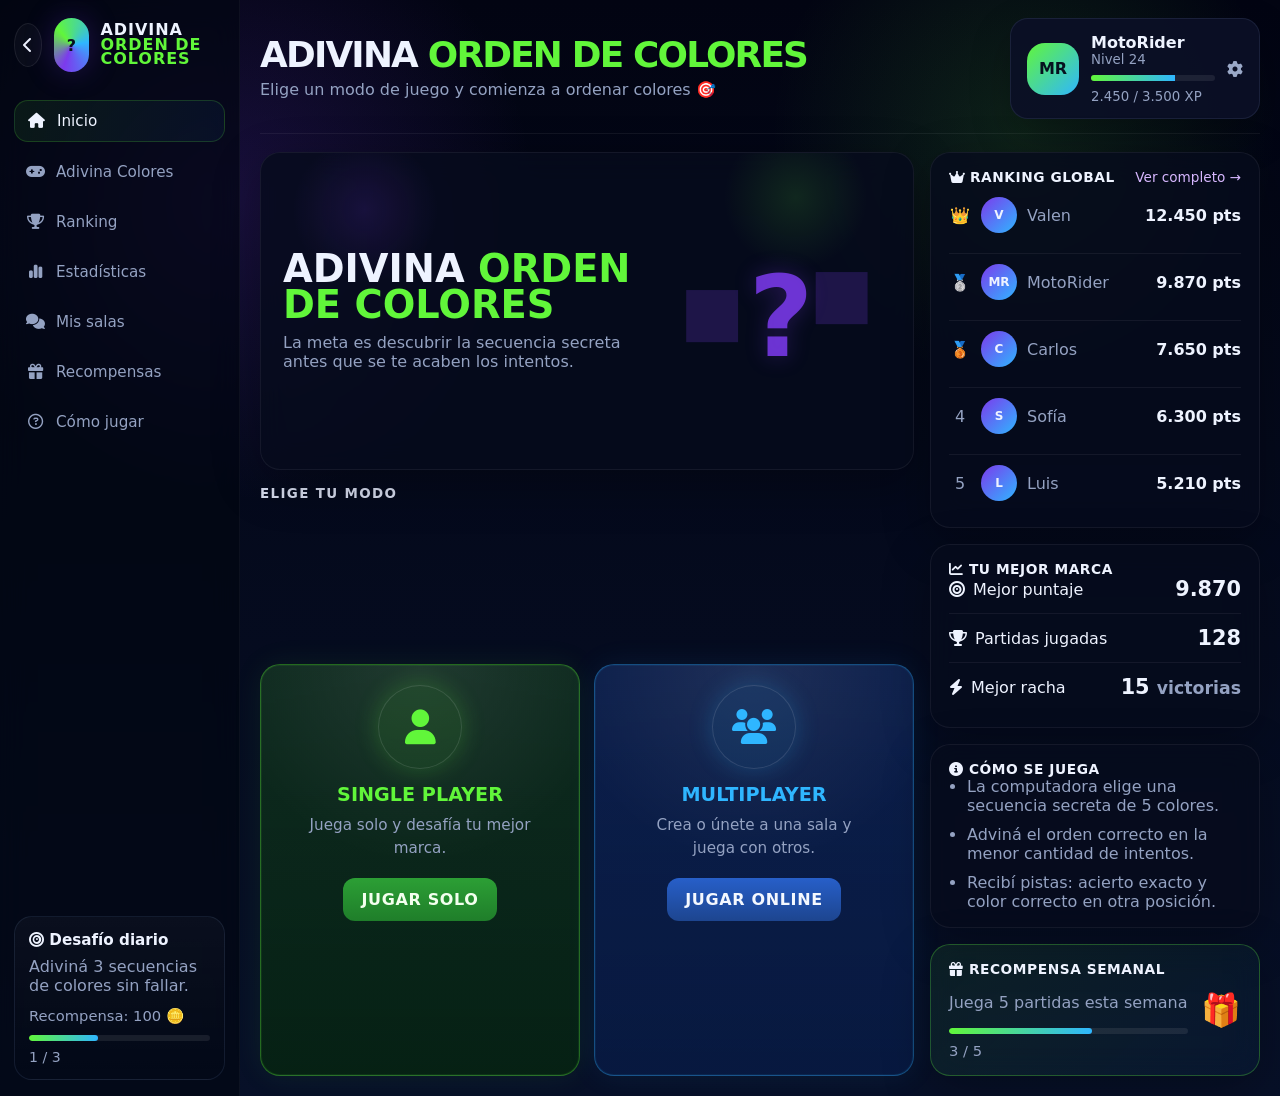
<file: Adivina colores/index.html>
<!doctype html>
<html lang="es">
<head>
<meta charset="utf-8">
<meta name="viewport" content="width=device-width,initial-scale=1">
<title>Adivina el orden de colores — Juegos Salta</title>
<link rel="stylesheet" href="https://cdnjs.cloudflare.com/ajax/libs/font-awesome/6.5.1/css/all.min.css" crossorigin="anonymous">
<link rel="stylesheet" href="./portal.css">
</head>
<body class="portal-page">
	<div class="portal-shell">
		<aside class="portal-sidebar">
			<div class="portal-brand">
				<a class="portal-back" href="../juegos/index.html" aria-label="Volver al portal de juegos">
					<i class="fa-solid fa-chevron-left"></i>
				</a>
				<div class="portal-brand-mark">?</div>
				<div class="portal-brand-text">
					<span class="brand-top">ADIVINA</span>
					<span class="brand-bottom">ORDEN DE COLORES</span>
				</div>
			</div>

			<nav class="portal-nav" aria-label="Navegación del juego">
				<a class="active" href="#"><i class="fa-solid fa-house"></i> Inicio</a>
				<a href="#modes"><i class="fa-solid fa-gamepad"></i> Adivina Colores</a>
				<a href="#"><i class="fa-solid fa-trophy"></i> Ranking</a>
				<a href="#"><i class="fa-solid fa-chart-simple"></i> Estadísticas</a>
				<a href="#"><i class="fa-solid fa-comments"></i> Mis salas</a>
				<a href="#"><i class="fa-solid fa-gift"></i> Recompensas</a>
				<a href="#"><i class="fa-regular fa-circle-question"></i> Cómo jugar</a>
			</nav>

			<div class="portal-daily">
				<h3><i class="fa-solid fa-bullseye"></i> Desafío diario</h3>
				<p>Adiviná 3 secuencias de colores sin fallar.</p>
				<div class="daily-meta">Recompensa: 100 <span>🪙</span></div>
				<div class="daily-progress"><span style="width: 38%"></span></div>
				<div class="daily-count">1 / 3</div>
			</div>
		</aside>

		<main class="portal-main">
			<header class="portal-topbar">
				<div>
					<h1 class="portal-title">ADIVINA <span>ORDEN DE COLORES</span></h1>
					<p class="portal-subtitle">Elige un modo de juego y comienza a ordenar colores 🎯</p>
				</div>

				<div class="portal-profile">
					<div class="profile-avatar">MR</div>
					<div class="profile-copy">
						<strong>MotoRider</strong>
						<small>Nivel 24</small>
						<div class="profile-bar"><span></span></div>
						<small class="profile-xp">2.450 / 3.500 XP</small>
					</div>
					<i class="fa-solid fa-gear profile-gear"></i>
				</div>
			</header>

			<section class="portal-grid">
				<div class="portal-main-col">
					<section class="hero-card">
						<div class="hero-copy">
							<h2>ADIVINA <span>ORDEN DE COLORES</span></h2>
							<p>La meta es descubrir la secuencia secreta antes que se te acaben los intentos.</p>
						</div>
						<div class="hero-art">
							<div class="hero-ghost left">◼</div>
							<div class="hero-ghost right">◼</div>
							<div class="hero-number">?</div>
						</div>
					</section>

					<h3 class="section-title" id="modes">ELIGE TU MODO</h3>
					<div class="modes-grid">
						<a class="mode-card mode-single" href="./singleplayer.html">
							<div class="mode-icon"><i class="fa-solid fa-user"></i></div>
							<div class="mode-title">SINGLE PLAYER</div>
							<p>Juega solo y desafía tu mejor marca.</p>
							<span class="mode-btn">JUGAR SOLO</span>
						</a>

						<a class="mode-card mode-multi" href="#">
							<div class="mode-icon"><i class="fa-solid fa-users"></i></div>
							<div class="mode-title">MULTIPLAYER</div>
							<p>Crea o únete a una sala y juega con otros.</p>
							<span class="mode-btn">JUGAR ONLINE</span>
						</a>
					</div>
				</div>

				<aside class="portal-side">
					<section class="side-card ranking-card">
						<div class="card-head">
							<h4><i class="fa-solid fa-crown"></i> RANKING GLOBAL</h4>
							<a href="#">Ver completo →</a>
						</div>
						<div class="ranking-list">
							<div class="ranking-item"><span class="medal gold">👑</span><div class="rank-avatar">V</div><div class="rank-name">Valen</div><strong>12.450 pts</strong></div>
							<div class="ranking-item"><span class="medal silver">🥈</span><div class="rank-avatar">MR</div><div class="rank-name">MotoRider</div><strong>9.870 pts</strong></div>
							<div class="ranking-item"><span class="medal bronze">🥉</span><div class="rank-avatar">C</div><div class="rank-name">Carlos</div><strong>7.650 pts</strong></div>
							<div class="ranking-item"><span class="rank-index">4</span><div class="rank-avatar">S</div><div class="rank-name">Sofía</div><strong>6.300 pts</strong></div>
							<div class="ranking-item"><span class="rank-index">5</span><div class="rank-avatar">L</div><div class="rank-name">Luis</div><strong>5.210 pts</strong></div>
						</div>
					</section>

					<section class="side-card stats-card">
						<h4><i class="fa-solid fa-chart-line"></i> TU MEJOR MARCA</h4>
						<div class="stat-row"><span><i class="fa-solid fa-bullseye"></i> Mejor puntaje</span><strong>9.870</strong></div>
						<div class="stat-row"><span><i class="fa-solid fa-trophy"></i> Partidas jugadas</span><strong>128</strong></div>
						<div class="stat-row"><span><i class="fa-solid fa-bolt"></i> Mejor racha</span><strong>15 <small>victorias</small></strong></div>
					</section>

					<section class="side-card how-card">
						<h4><i class="fa-solid fa-circle-info"></i> CÓMO SE JUEGA</h4>
						<ul>
							<li>La computadora elige una secuencia secreta de 5 colores.</li>
							<li>Adviná el orden correcto en la menor cantidad de intentos.</li>
							<li>Recibí pistas: acierto exacto y color correcto en otra posición.</li>
						</ul>
					</section>

					<section class="side-card reward-card">
						<div>
							<h4><i class="fa-solid fa-gift"></i> RECOMPENSA SEMANAL</h4>
							<p>Juega 5 partidas esta semana</p>
							<div class="daily-progress reward-progress"><span></span></div>
							<div class="reward-count">3 / 5</div>
						</div>
						<div class="gift-icon">🎁</div>
					</section>
				</aside>
			</section>
		</main>
	</div>
</body>
</html>
</file>
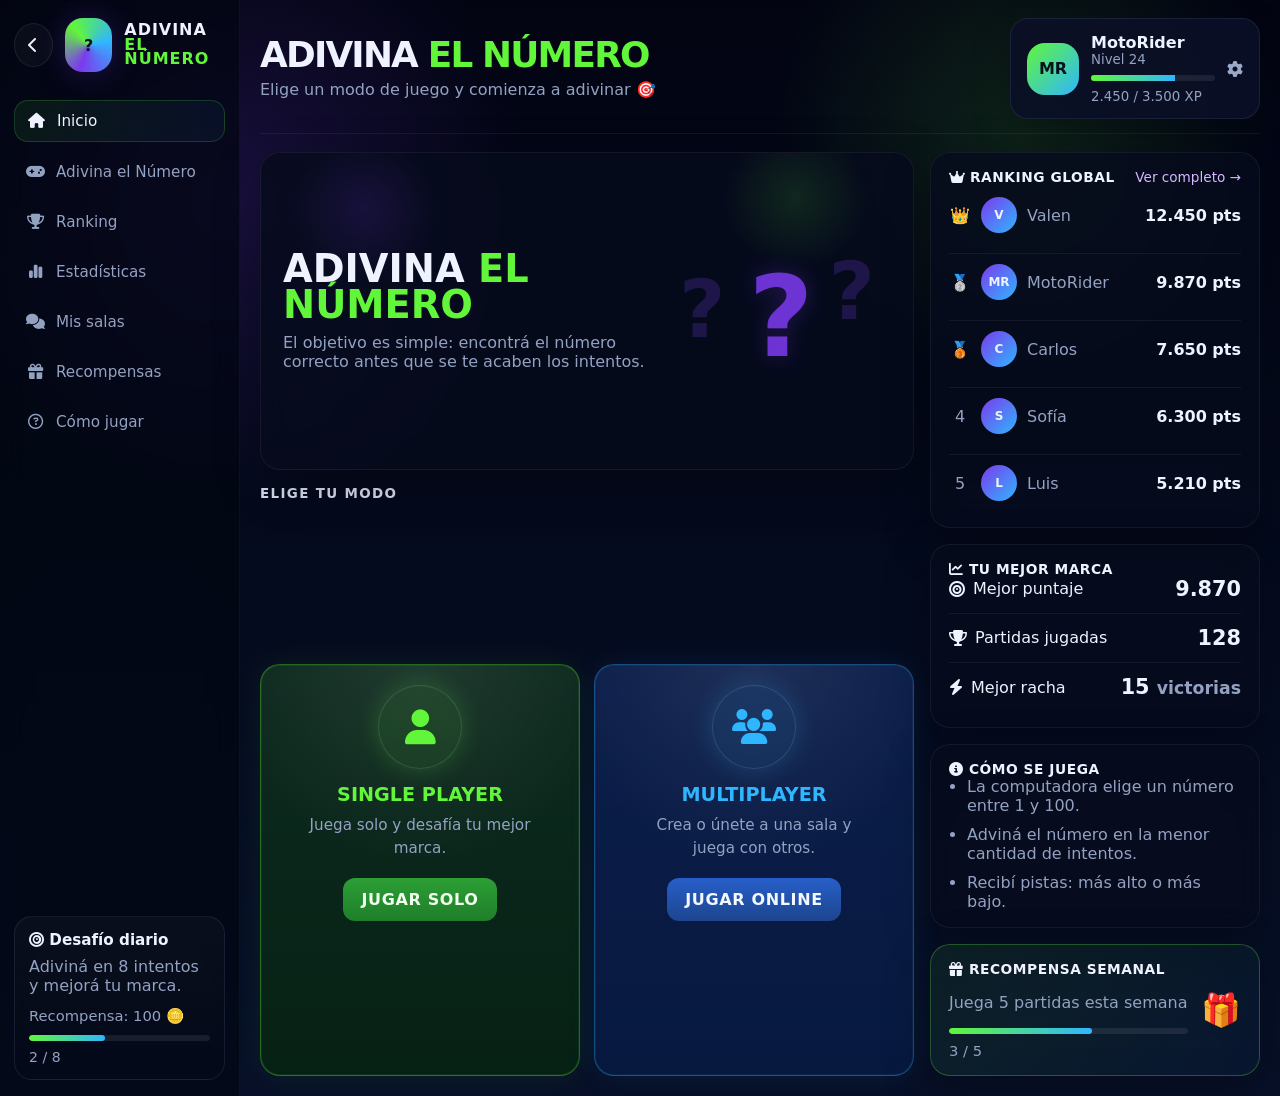
<file: Adivina un numero/index.html>
<!doctype html>
<html lang="es">
<head>
<meta charset="utf-8">
<meta name="viewport" content="width=device-width,initial-scale=1">
<title>Adivina el número — Juegos Salta</title>
<link rel="stylesheet" href="https://cdnjs.cloudflare.com/ajax/libs/font-awesome/6.5.1/css/all.min.css" crossorigin="anonymous">
<link rel="stylesheet" href="./portal.css">
</head>
<body class="portal-page">
	<div class="portal-shell">
		<aside class="portal-sidebar">
			<div class="portal-brand">
				<a class="portal-back" href="../juegos/index.html" aria-label="Volver al portal de juegos">
					<i class="fa-solid fa-chevron-left"></i>
				</a>
				<div class="portal-brand-mark">?</div>
				<div class="portal-brand-text">
					<span class="brand-top">ADIVINA</span>
					<span class="brand-bottom">EL NÚMERO</span>
				</div>
			</div>

			<nav class="portal-nav" aria-label="Navegación del juego">
				<a class="active" href="#"><i class="fa-solid fa-house"></i> Inicio</a>
				<a href="#modes"><i class="fa-solid fa-gamepad"></i> Adivina el Número</a>
				<a href="#"><i class="fa-solid fa-trophy"></i> Ranking</a>
				<a href="#"><i class="fa-solid fa-chart-simple"></i> Estadísticas</a>
				<a href="#"><i class="fa-solid fa-comments"></i> Mis salas</a>
				<a href="#"><i class="fa-solid fa-gift"></i> Recompensas</a>
				<a href="#"><i class="fa-regular fa-circle-question"></i> Cómo jugar</a>
			</nav>

			<div class="portal-daily">
				<h3><i class="fa-solid fa-bullseye"></i> Desafío diario</h3>
				<p>Adiviná en 8 intentos y mejorá tu marca.</p>
				<div class="daily-meta">Recompensa: 100 <span>🪙</span></div>
				<div class="daily-progress"><span></span></div>
				<div class="daily-count">2 / 8</div>
			</div>
		</aside>

		<main class="portal-main">
			<header class="portal-topbar">
				<div>
					<h1 class="portal-title">ADIVINA <span>EL NÚMERO</span></h1>
					<p class="portal-subtitle">Elige un modo de juego y comienza a adivinar 🎯</p>
				</div>

				<div class="portal-profile">
					<div class="profile-avatar">MR</div>
					<div class="profile-copy">
						<strong>MotoRider</strong>
						<small>Nivel 24</small>
						<div class="profile-bar"><span></span></div>
						<small class="profile-xp">2.450 / 3.500 XP</small>
					</div>
					<i class="fa-solid fa-gear profile-gear"></i>
				</div>
			</header>

			<section class="portal-grid">
				<div class="portal-main-col">
					<section class="hero-card">
						<div class="hero-copy">
							<h2>ADIVINA <span>EL NÚMERO</span></h2>
							<p>El objetivo es simple: encontrá el número correcto antes que se te acaben los intentos.</p>
						</div>
						<div class="hero-art">
							<div class="hero-ghost left">?</div>
							<div class="hero-ghost right">?</div>
							<div class="hero-number">?</div>
						</div>
					</section>

					<h3 class="section-title" id="modes">ELIGE TU MODO</h3>
					<div class="modes-grid">
						<a class="mode-card mode-single" href="./singleplayer.html">
							<div class="mode-icon"><i class="fa-solid fa-user"></i></div>
							<div class="mode-title">SINGLE PLAYER</div>
							<p>Juega solo y desafía tu mejor marca.</p>
							<span class="mode-btn">JUGAR SOLO</span>
						</a>

						<a class="mode-card mode-multi" href="#">
							<div class="mode-icon"><i class="fa-solid fa-users"></i></div>
							<div class="mode-title">MULTIPLAYER</div>
							<p>Crea o únete a una sala y juega con otros.</p>
							<span class="mode-btn">JUGAR ONLINE</span>
						</a>
					</div>
				</div>

				<aside class="portal-side">
					<section class="side-card ranking-card">
						<div class="card-head">
							<h4><i class="fa-solid fa-crown"></i> RANKING GLOBAL</h4>
							<a href="#">Ver completo →</a>
						</div>
						<div class="ranking-list">
							<div class="ranking-item"><span class="medal gold">👑</span><div class="rank-avatar">V</div><div class="rank-name">Valen</div><strong>12.450 pts</strong></div>
							<div class="ranking-item"><span class="medal silver">🥈</span><div class="rank-avatar">MR</div><div class="rank-name">MotoRider</div><strong>9.870 pts</strong></div>
							<div class="ranking-item"><span class="medal bronze">🥉</span><div class="rank-avatar">C</div><div class="rank-name">Carlos</div><strong>7.650 pts</strong></div>
							<div class="ranking-item"><span class="rank-index">4</span><div class="rank-avatar">S</div><div class="rank-name">Sofía</div><strong>6.300 pts</strong></div>
							<div class="ranking-item"><span class="rank-index">5</span><div class="rank-avatar">L</div><div class="rank-name">Luis</div><strong>5.210 pts</strong></div>
						</div>
					</section>

					<section class="side-card stats-card">
						<h4><i class="fa-solid fa-chart-line"></i> TU MEJOR MARCA</h4>
						<div class="stat-row"><span><i class="fa-solid fa-bullseye"></i> Mejor puntaje</span><strong>9.870</strong></div>
						<div class="stat-row"><span><i class="fa-solid fa-trophy"></i> Partidas jugadas</span><strong>128</strong></div>
						<div class="stat-row"><span><i class="fa-solid fa-bolt"></i> Mejor racha</span><strong>15 <small>victorias</small></strong></div>
					</section>

					<section class="side-card how-card">
						<h4><i class="fa-solid fa-circle-info"></i> CÓMO SE JUEGA</h4>
						<ul>
							<li>La computadora elige un número entre 1 y 100.</li>
							<li>Adviná el número en la menor cantidad de intentos.</li>
							<li>Recibí pistas: más alto o más bajo.</li>
						</ul>
					</section>

					<section class="side-card reward-card">
						<div>
							<h4><i class="fa-solid fa-gift"></i> RECOMPENSA SEMANAL</h4>
							<p>Juega 5 partidas esta semana</p>
							<div class="daily-progress reward-progress"><span></span></div>
							<div class="reward-count">3 / 5</div>
						</div>
						<div class="gift-icon">🎁</div>
					</section>
				</aside>
			</section>
		</main>
	</div>
</body>
</html>
</file>
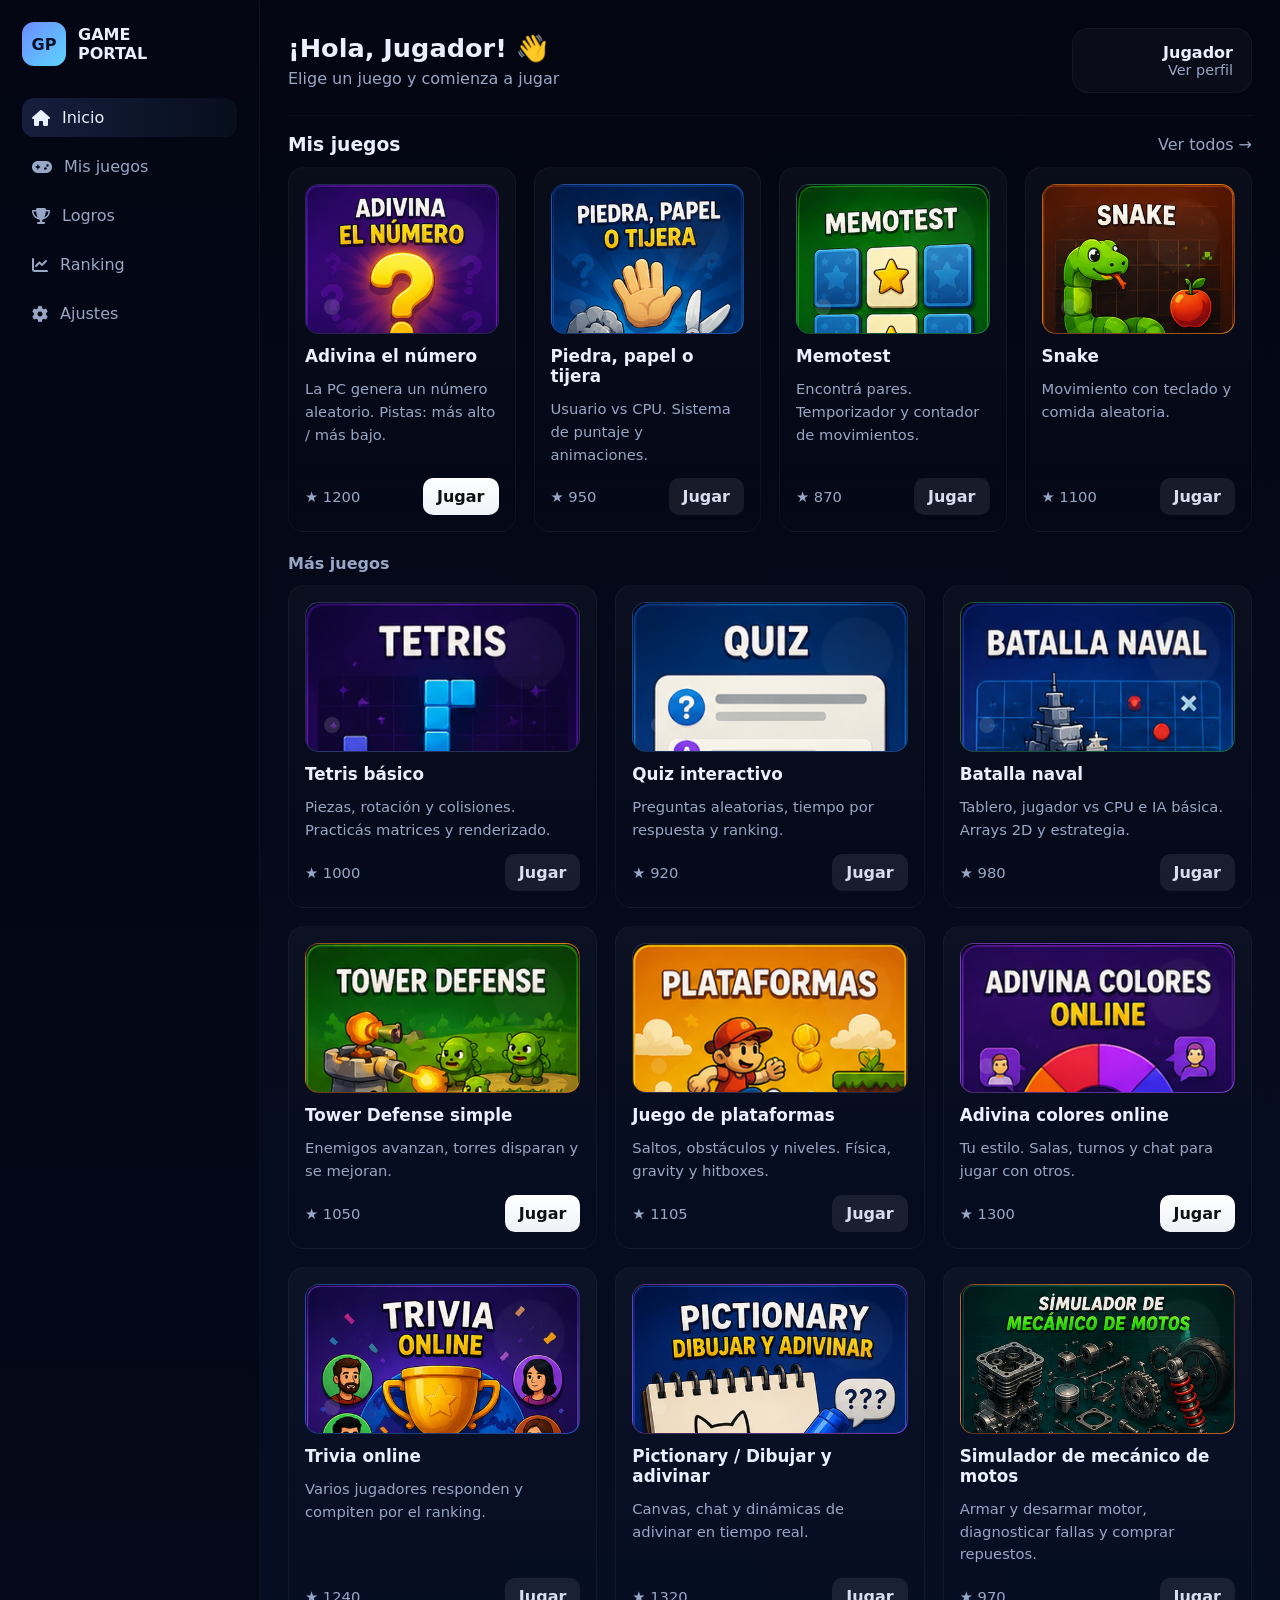
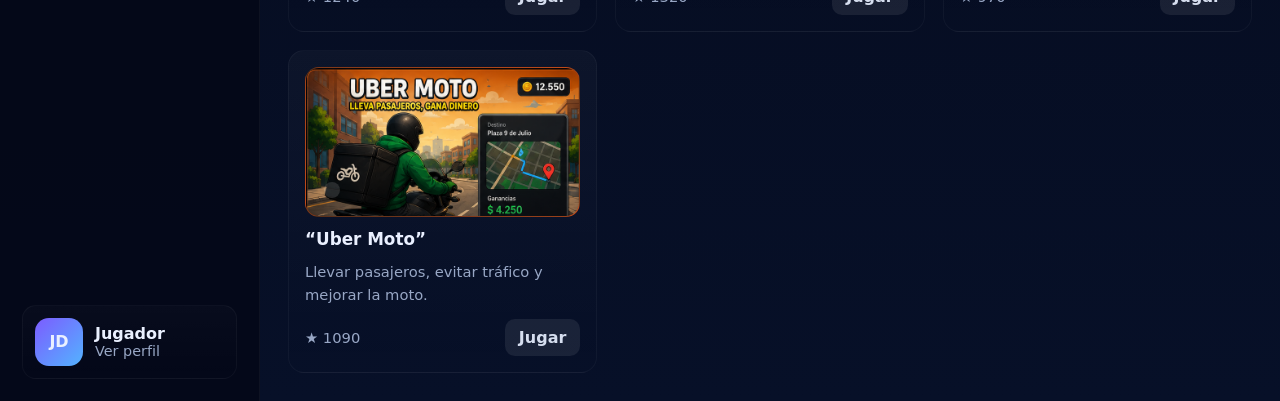
<file: juegos/index.html>
<!doctype html>
<html lang="es">
<head>
	<meta charset="utf-8">
	<meta name="viewport" content="width=device-width,initial-scale=1">
	<title>Portal de Juegos — Juegos Salta</title>
	<link rel="stylesheet" href="https://cdnjs.cloudflare.com/ajax/libs/font-awesome/6.4.0/css/all.min.css" crossorigin="anonymous">
	<style>
		:root {
			--bg: linear-gradient(180deg, #030511 0%, #071028 100%);
			--muted: #98a7c5;
			--line: rgba(255, 255, 255, 0.04);
		}

		* {
			box-sizing: border-box;
		}

		body {
			margin: 0;
			font-family: Segoe UI, system-ui, Arial, sans-serif;
			background: var(--bg);
			color: #eaf0ff;
		}

		.layout {
			display: grid;
			grid-template-columns: 260px 1fr;
			min-height: 100vh;
		}

		.sidebar {
			background: rgba(3, 6, 20, 0.72);
			border-right: 1px solid var(--line);
			padding: 22px;
			display: flex;
			flex-direction: column;
			gap: 20px;
		}

		.brand {
			display: flex;
			align-items: center;
			gap: 12px;
		}

		.logo {
			width: 44px;
			height: 44px;
			border-radius: 12px;
			background: linear-gradient(135deg, #6b8cff, #5dd5ff);
			display: grid;
			place-items: center;
			font-weight: 900;
			color: #071028;
		}

		.nav {
			display: flex;
			flex-direction: column;
			gap: 10px;
			margin-top: 12px;
		}

		.nav a {
			color: var(--muted);
			text-decoration: none;
			padding: 10px;
			border-radius: 12px;
			display: flex;
			align-items: center;
			gap: 12px;
		}

		.nav a.active {
			background: linear-gradient(90deg, rgba(107, 140, 255, 0.18), rgba(92, 213, 255, 0.04));
			color: #eaf0ff;
		}

		.profile {
			margin-top: auto;
			background: linear-gradient(180deg, rgba(255, 255, 255, 0.02), transparent);
			padding: 12px;
			border-radius: 14px;
			display: flex;
			align-items: center;
			gap: 12px;
			border: 1px solid var(--line);
		}

		.avatar {
			width: 48px;
			height: 48px;
			border-radius: 14px;
			background: linear-gradient(135deg, #7c5cff, #53b3ff);
			display: grid;
			place-items: center;
			font-weight: 800;
		}

		.main {
			padding: 28px;
		}

		.top {
			display: flex;
			justify-content: space-between;
			align-items: center;
			gap: 20px;
			padding-bottom: 22px;
			border-bottom: 1px solid var(--line);
		}

		.greeting h2 {
			margin: 0;
			font-size: 1.6rem;
		}

		.greeting p {
			margin: 6px 0 0;
			color: var(--muted);
		}

		.user-chip {
			padding: 14px 18px;
			border-radius: 16px;
			background: rgba(255, 255, 255, 0.03);
			border: 1px solid var(--line);
			min-width: 180px;
			text-align: right;
		}

		.content {
			margin-top: 18px;
		}

		.section-title {
			display: flex;
			align-items: center;
			justify-content: space-between;
			gap: 12px;
			margin-bottom: 12px;
		}

		.section-title h3,
		.section-title h4 {
			margin: 0;
		}

		.cards,
		.more-grid {
			display: grid;
			gap: 18px;
		}

		.cards {
			grid-template-columns: repeat(4, 1fr);
			margin-top: 12px;
		}

		.more-grid {
			grid-template-columns: repeat(3, 1fr);
			margin-top: 12px;
		}

		.game-card {
			background: linear-gradient(180deg, rgba(255, 255, 255, 0.03), transparent);
			border-radius: 16px;
			padding: 16px;
			border: 1px solid rgba(255, 255, 255, 0.04);
			display: flex;
			flex-direction: column;
			gap: 12px;
			transition: transform 0.18s ease, border-color 0.18s ease;
			min-height: 320px;
		}

		.game-card:hover {
			transform: translateY(-4px);
			border-color: rgba(107, 140, 255, 0.34);
		}

		.game-card.playable {
			text-decoration: none;
			color: inherit;
		}

		.game-art {
			height: 150px;
			border-radius: 14px;
			position: relative;
			overflow: hidden;
			display: grid;
			place-items: center;
			border: 1px solid rgba(255, 255, 255, 0.06);
		}

		.game-art img {
			width: 100%;
			height: 100%;
			object-fit: cover;
			display: block;
			border-radius: 12px;
		}

		.game-art::before,
		.game-art::after {
			content: "";
			position: absolute;
			border-radius: 999px;
			opacity: 0.8;
		}

		.game-art::before {
			width: 72px;
			height: 72px;
			right: 14px;
			top: 14px;
			background: rgba(255, 255, 255, 0.05);
			filter: blur(1px);
		}

		.game-art::after {
			width: 16px;
			height: 16px;
			left: 18px;
			bottom: 18px;
			background: rgba(255, 255, 255, 0.16);
		}

		.art-icon {
			position: relative;
			z-index: 1;
			font-size: 3rem;
			color: #fff;
			text-shadow: 0 10px 28px rgba(0, 0, 0, 0.35);
		}

		.art-line {
			position: absolute;
			inset: auto 14px 14px 14px;
			height: 34px;
			border-radius: 12px;
			background: rgba(255, 255, 255, 0.04);
		}

		.game-title {
			font-size: 1.05rem;
			margin: 0;
		}

		.game-desc {
			color: var(--muted);
			font-size: 0.92rem;
			line-height: 1.55;
		}

		.play-row {
			margin-top: auto;
			display: flex;
			justify-content: space-between;
			align-items: center;
			gap: 12px;
		}

		.btn-play {
			background: linear-gradient(180deg, #fff, #eef2f8);
			color: #111;
			border-radius: 10px;
			padding: 9px 14px;
			border: 0;
			font-weight: 800;
			text-decoration: none;
			display: inline-flex;
			align-items: center;
			justify-content: center;
		}

		.btn-play.disabled {
			background: rgba(255, 255, 255, 0.08);
			color: #d6deef;
			cursor: not-allowed;
			pointer-events: none;
		}

		.score {
			color: var(--muted);
			font-size: 0.92rem;
		}

		.art-ring {
			width: 108px;
			height: 108px;
			border-radius: 50%;
			display: grid;
			place-items: center;
			background: radial-gradient(circle at 35% 35%, rgba(255, 255, 255, 0.12), transparent 35%), rgba(255, 255, 255, 0.05);
			border: 1px solid rgba(255, 255, 255, 0.08);
		}

		.art-ring i {
			font-size: 2.1rem;
		}

		.ring-purple { background: radial-gradient(circle at 35% 35%, rgba(255,255,255,0.12), transparent 35%), linear-gradient(135deg, rgba(102, 51, 255, 0.55), rgba(141, 101, 255, 0.25)); }
		.ring-blue { background: radial-gradient(circle at 35% 35%, rgba(255,255,255,0.12), transparent 35%), linear-gradient(135deg, rgba(34, 128, 255, 0.55), rgba(28, 76, 155, 0.25)); }
		.ring-green { background: radial-gradient(circle at 35% 35%, rgba(255,255,255,0.12), transparent 35%), linear-gradient(135deg, rgba(16, 185, 129, 0.58), rgba(10, 103, 76, 0.22)); }
		.ring-orange { background: radial-gradient(circle at 35% 35%, rgba(255,255,255,0.12), transparent 35%), linear-gradient(135deg, rgba(255, 153, 0, 0.55), rgba(145, 76, 10, 0.22)); }

		@media (max-width: 1180px) {
			.cards,
			.more-grid {
				grid-template-columns: repeat(2, 1fr);
			}

			.layout {
				grid-template-columns: 1fr;
			}

			.sidebar {
				display: none;
			}
		}

		@media (max-width: 640px) {
			.main {
				padding: 18px;
			}

			.top {
				flex-direction: column;
				align-items: flex-start;
			}

			.user-chip {
				text-align: left;
				min-width: 0;
				width: 100%;
			}

			.cards,
			.more-grid {
				grid-template-columns: 1fr;
			}

			.game-card {
				min-height: auto;
			}
		}
	</style>
</head>
<body>
	<div class="layout">
		<aside class="sidebar">
			<div class="brand">
				<div class="logo">GP</div>
				<div><strong>GAME<br>PORTAL</strong></div>
			</div>

			<nav class="nav" aria-label="Navegación">
				<a class="active" href="#"><i class="fa-solid fa-house"></i> Inicio</a>
				<a href="#"><i class="fa-solid fa-gamepad"></i> Mis juegos</a>
				<a href="#"><i class="fa-solid fa-trophy"></i> Logros</a>
				<a href="#"><i class="fa-solid fa-chart-line"></i> Ranking</a>
				<a href="#"><i class="fa-solid fa-cog"></i> Ajustes</a>
			</nav>

			<div class="profile">
				<div class="avatar">JD</div>
				<div>
					<div style="font-weight:800">Jugador</div>
					<div style="font-size:0.9rem;color:var(--muted)">Ver perfil</div>
				</div>
			</div>
		</aside>

		<main class="main">
			<div class="top">
				<div class="greeting">
					<h2>¡Hola, Jugador! <span aria-hidden>👋</span></h2>
					<p>Elige un juego y comienza a jugar</p>
				</div>
				<div class="user-chip">
					<div style="font-weight:800">Jugador</div>
					<div style="color:var(--muted);font-size:0.9rem">Ver perfil</div>
				</div>
			</div>

			<section class="content">
				<div class="section-title">
					<h3>Mis juegos</h3>
					<a href="#" style="color:var(--muted);text-decoration:none">Ver todos →</a>
				</div>

				<div class="cards">
					<a class="game-card playable" href="../Adivina%20un%20numero/index.html">
						<div class="game-art" style="background: linear-gradient(135deg,#24124b,#102042);">
							<img src="../img/adivina-el-numero.png" alt="Adivina el número">
						</div>
						<h4 class="game-title">Adivina el número</h4>
						<div class="game-desc">La PC genera un número aleatorio. Pistas: más alto / más bajo.</div>
						<div class="play-row"><div class="score">★ 1200</div><span class="btn-play">Jugar</span></div>
					</a>

					<div class="game-card">
						<div class="game-art" style="background: linear-gradient(135deg,#09235f,#1b5fcf);">
								<img src="../img/piedra-papel-tijera.png" alt="Piedra Papel Tijera">
						</div>
						<h4 class="game-title">Piedra, papel o tijera</h4>
						<div class="game-desc">Usuario vs CPU. Sistema de puntaje y animaciones.</div>
						<div class="play-row"><div class="score">★ 950</div><span class="btn-play disabled">Jugar</span></div>
					</div>

					<div class="game-card">
						<div class="game-art" style="background: linear-gradient(135deg,#0a3b27,#0e7b3d);">
							<img src="../img/memotest.png" alt="Memotest">
						</div>
						<h4 class="game-title">Memotest</h4>
						<div class="game-desc">Encontrá pares. Temporizador y contador de movimientos.</div>
						<div class="play-row"><div class="score">★ 870</div><span class="btn-play disabled">Jugar</span></div>
					</div>

					<div class="game-card">
						<div class="game-art" style="background: linear-gradient(135deg,#6a2b10,#d97706);">
							<img src="../img/snake.png" alt="Snake">
						</div>
						<h4 class="game-title">Snake</h4>
						<div class="game-desc">Movimiento con teclado y comida aleatoria.</div>
						<div class="play-row"><div class="score">★ 1100</div><span class="btn-play disabled">Jugar</span></div>
					</div>
				</div>

				<div style="margin-top:22px;display:flex;align-items:center;justify-content:space-between;gap:12px">
					<h4 style="margin:0;color:var(--muted)">Más juegos</h4>
				</div>

				<div class="more-grid">
					<div class="game-card">
						<div class="game-art" style="background: linear-gradient(135deg,#1f2a62,#111827);">
							<img src="../img/tetris.png" alt="Tetris">
							</div>
						<h4 class="game-title">Tetris básico</h4>
						<div class="game-desc">Piezas, rotación y colisiones. Practicás matrices y renderizado.</div>
						<div class="play-row"><div class="score">★ 1000</div><span class="btn-play disabled">Jugar</span></div>
					</div>

					<div class="game-card">
						<div class="game-art" style="background: linear-gradient(135deg,#0b2247,#123f8f);">
							<img src="../img/quiz.png" alt="Quiz">
							</div>
						<h4 class="game-title">Quiz interactivo</h4>
						<div class="game-desc">Preguntas aleatorias, tiempo por respuesta y ranking.</div>
						<div class="play-row"><div class="score">★ 920</div><span class="btn-play disabled">Jugar</span></div>
					</div>

					<div class="game-card">
						<div class="game-art" style="background: linear-gradient(135deg,#0b3a2c,#0d6d45);">
								<img src="../img/batalla-naval.png" alt="Batalla naval">
							</div>
						<h4 class="game-title">Batalla naval</h4>
						<div class="game-desc">Tablero, jugador vs CPU e IA básica. Arrays 2D y estrategia.</div>
						<div class="play-row"><div class="score">★ 980</div><span class="btn-play disabled">Jugar</span></div>
					</div>

					<a class="game-card playable" href="../tower/index.html">
						<div class="game-art" style="background: linear-gradient(135deg,#5c2a06,#d97706);">
								<img src="../img/tower-defense.png" alt="Tower Defense">
							</div>
						<h4 class="game-title">Tower Defense simple</h4>
						<div class="game-desc">Enemigos avanzan, torres disparan y se mejoran.</div>
						<div class="play-row"><div class="score">★ 1050</div><span class="btn-play">Jugar</span></div>
					</a>

					<div class="game-card">
						<div class="game-art" style="background: linear-gradient(135deg,#272242,#0f172a);">
							<img src="../img/plataformas.png" alt="Plataformas">
							</div>
						<h4 class="game-title">Juego de plataformas</h4>
						<div class="game-desc">Saltos, obstáculos y niveles. Física, gravity y hitboxes.</div>
						<div class="play-row"><div class="score">★ 1105</div><span class="btn-play disabled">Jugar</span></div>
					</div>

					<a class="game-card playable" href="../Adivina%20colores/index.html">
						<div class="game-art" style="background: linear-gradient(135deg,#3b1d5c,#7c3aed);">
								<img src="../img/adivina-colores.png" alt="Adivina colores">
							</div>
						<h4 class="game-title">Adivina colores online</h4>
						<div class="game-desc">Tu estilo. Salas, turnos y chat para jugar con otros.</div>
						<div class="play-row"><div class="score">★ 1300</div><span class="btn-play">Jugar</span></div>
					</a>

					<div class="game-card">
						<div class="game-art" style="background: linear-gradient(135deg,#0b264a,#1b4fd6);">
							<img src="../img/trivia.png" alt="Trivia online">
						</div>
						<h4 class="game-title">Trivia online</h4>
						<div class="game-desc">Varios jugadores responden y compiten por el ranking.</div>
						<div class="play-row"><div class="score">★ 1240</div><span class="btn-play disabled">Jugar</span></div>
					</div>

					<div class="game-card">
						<div class="game-art" style="background: linear-gradient(135deg,#351939,#7c3aed);">
							<img src="../img/pictionary.png" alt="Pictionary / Dibujar y adivinar">
						</div>
						<h4 class="game-title">Pictionary / Dibujar y adivinar</h4>
						<div class="game-desc">Canvas, chat y dinámicas de adivinar en tiempo real.</div>
						<div class="play-row"><div class="score">★ 1320</div><span class="btn-play disabled">Jugar</span></div>
					</div>

					<div class="game-card">
						<div class="game-art" style="background: linear-gradient(135deg,#4a230e,#f97316);">
							<img src="../img/mecanico.png" alt="Simulador de mecánico de motos">
						</div>
						<h4 class="game-title">Simulador de mecánico de motos</h4>
						<div class="game-desc">Armar y desarmar motor, diagnosticar fallas y comprar repuestos.</div>
						<div class="play-row"><div class="score">★ 970</div><span class="btn-play disabled">Jugar</span></div>
					</div>



					<div class="game-card">
						<div class="game-art" style="background: linear-gradient(135deg,#4a210b,#c2410c);">
							<img src="../img/uber.png" alt="Uber Moto">
						</div>
						<h4 class="game-title">“Uber Moto”</h4>
						<div class="game-desc">Llevar pasajeros, evitar tráfico y mejorar la moto.</div>
						<div class="play-row"><div class="score">★ 1090</div><span class="btn-play disabled">Jugar</span></div>
					</div>
				</div>
			</section>
		</main>
	</div>
</body>
</html>
</file>
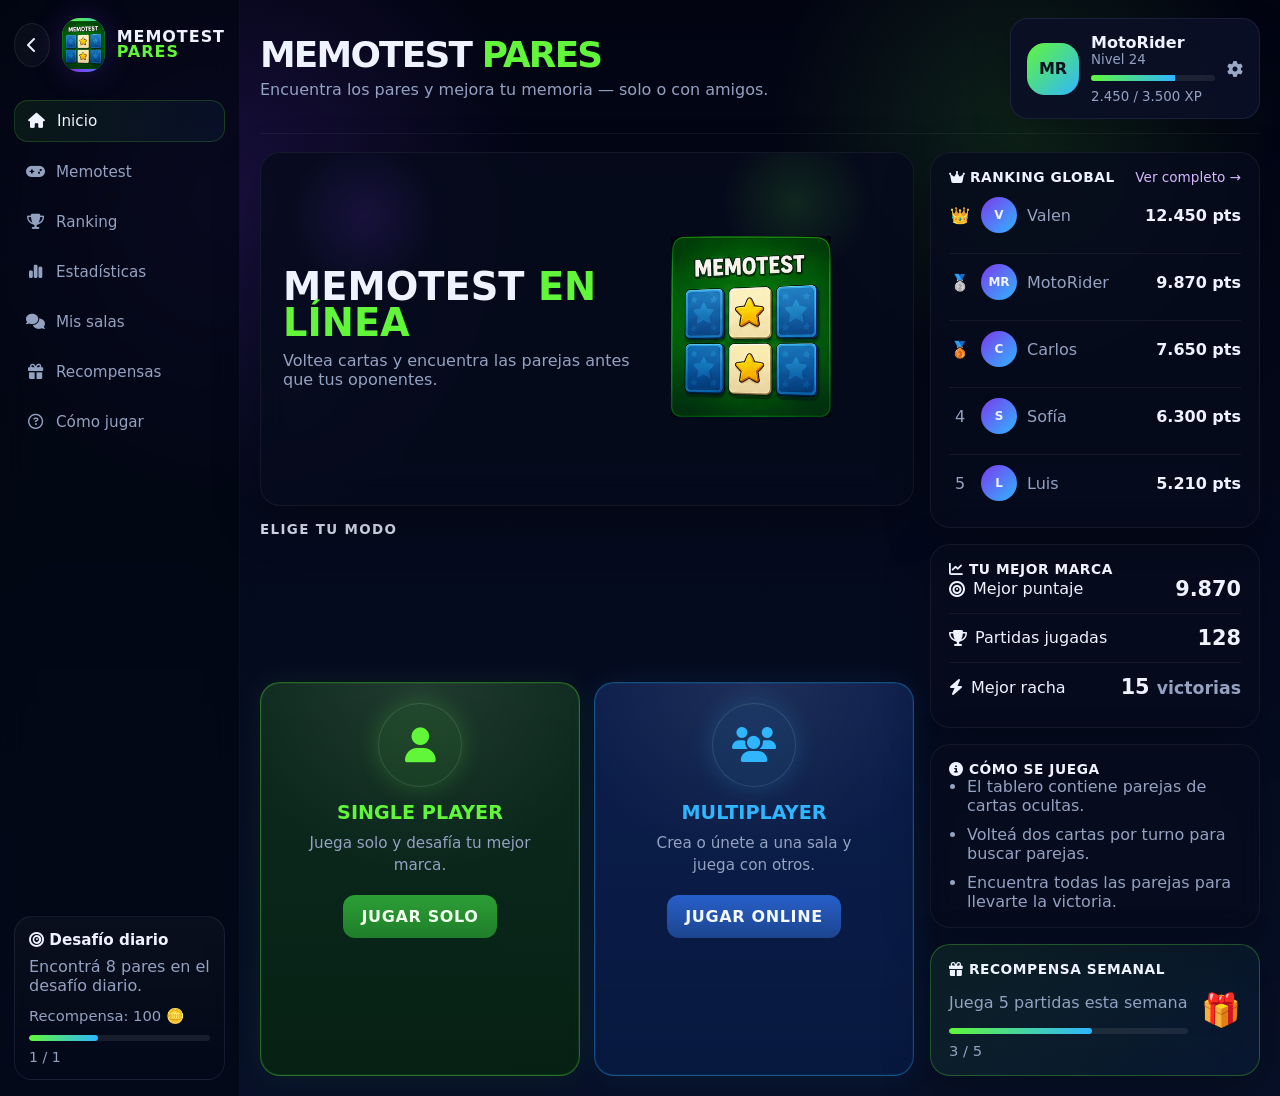
<file: memotest/index.html>
<!doctype html>
<html lang="es">
<head>
<meta charset="utf-8">
<meta name="viewport" content="width=device-width,initial-scale=1">
<title>Memotest — Juegos Salta</title>
<link rel="stylesheet" href="https://cdnjs.cloudflare.com/ajax/libs/font-awesome/6.5.1/css/all.min.css" crossorigin="anonymous">
<link rel="stylesheet" href="./portal.css">
</head>
<body class="portal-page">
	<div class="portal-shell">
		<aside class="portal-sidebar">
			<div class="portal-brand">
				<a class="portal-back" href="../juegos/index.html" aria-label="Volver al portal de juegos">
					<i class="fa-solid fa-chevron-left"></i>
				</a>
					<div class="portal-brand-mark"><img src="../img/memotest.png" alt="Memotest logo"></div>
					<div class="portal-brand-text">
						<span class="brand-top">MEMOTEST</span>
						<span class="brand-bottom">PARES</span>
					</div>
			</div>

			<nav class="portal-nav" aria-label="Navegación del juego">
				<a class="active" href="#"><i class="fa-solid fa-house"></i> Inicio</a>
					<a href="#modes"><i class="fa-solid fa-gamepad"></i> Memotest</a>
				<a href="#"><i class="fa-solid fa-trophy"></i> Ranking</a>
				<a href="#"><i class="fa-solid fa-chart-simple"></i> Estadísticas</a>
				<a href="#"><i class="fa-solid fa-comments"></i> Mis salas</a>
				<a href="#"><i class="fa-solid fa-gift"></i> Recompensas</a>
				<a href="#"><i class="fa-regular fa-circle-question"></i> Cómo jugar</a>
			</nav>

			<div class="portal-daily">
				<h3><i class="fa-solid fa-bullseye"></i> Desafío diario</h3>
				<p>Encontrá 8 pares en el desafío diario.</p>
				<div class="daily-meta">Recompensa: 100 <span>🪙</span></div>
				<div class="daily-progress"><span style="width: 38%"></span></div>
				<div class="daily-count">1 / 1</div>
			</div>
		</aside>

		<main class="portal-main">
			<header class="portal-topbar">
				<div>
					<h1 class="portal-title">MEMOTEST <span>PARES</span></h1>
					<p class="portal-subtitle">Encuentra los pares y mejora tu memoria — solo o con amigos.</p>
				</div>

				<div class="portal-profile">
					<div class="profile-avatar">MR</div>
					<div class="profile-copy">
						<strong>MotoRider</strong>
						<small>Nivel 24</small>
						<div class="profile-bar"><span></span></div>
						<small class="profile-xp">2.450 / 3.500 XP</small>
					</div>
					<i class="fa-solid fa-gear profile-gear"></i>
				</div>
			</header>

			<section class="portal-grid">
				<div class="portal-main-col">
					<section class="hero-card">
						<div class="hero-copy">
							<h2>MEMOTEST <span>EN LÍNEA</span></h2>
							<p>Voltea cartas y encuentra las parejas antes que tus oponentes.</p>
						</div>
						<div class="hero-art">
							<img src="../img/memotest.png" alt="Memotest" style="max-width:160px">
						</div>
					</section>

					<h3 class="section-title" id="modes">ELIGE TU MODO</h3>
					<div class="modes-grid">
						<a class="mode-card mode-single" href="./singleplayer.html">
							<div class="mode-icon"><i class="fa-solid fa-user"></i></div>
							<div class="mode-title">SINGLE PLAYER</div>
							<p>Juega solo y desafía tu mejor marca.</p>
							<span class="mode-btn">JUGAR SOLO</span>
						</a>

						<a class="mode-card mode-multi" href="#">
							<div class="mode-icon"><i class="fa-solid fa-users"></i></div>
							<div class="mode-title">MULTIPLAYER</div>
							<p>Crea o únete a una sala y juega con otros.</p>
							<span class="mode-btn">JUGAR ONLINE</span>
						</a>
					</div>
				</div>

				<aside class="portal-side">
					<section class="side-card ranking-card">
						<div class="card-head">
							<h4><i class="fa-solid fa-crown"></i> RANKING GLOBAL</h4>
							<a href="#">Ver completo →</a>
						</div>
						<div class="ranking-list">
							<div class="ranking-item"><span class="medal gold">👑</span><div class="rank-avatar">V</div><div class="rank-name">Valen</div><strong>12.450 pts</strong></div>
							<div class="ranking-item"><span class="medal silver">🥈</span><div class="rank-avatar">MR</div><div class="rank-name">MotoRider</div><strong>9.870 pts</strong></div>
							<div class="ranking-item"><span class="medal bronze">🥉</span><div class="rank-avatar">C</div><div class="rank-name">Carlos</div><strong>7.650 pts</strong></div>
							<div class="ranking-item"><span class="rank-index">4</span><div class="rank-avatar">S</div><div class="rank-name">Sofía</div><strong>6.300 pts</strong></div>
							<div class="ranking-item"><span class="rank-index">5</span><div class="rank-avatar">L</div><div class="rank-name">Luis</div><strong>5.210 pts</strong></div>
						</div>
					</section>

					<section class="side-card stats-card">
						<h4><i class="fa-solid fa-chart-line"></i> TU MEJOR MARCA</h4>
						<div class="stat-row"><span><i class="fa-solid fa-bullseye"></i> Mejor puntaje</span><strong>9.870</strong></div>
						<div class="stat-row"><span><i class="fa-solid fa-trophy"></i> Partidas jugadas</span><strong>128</strong></div>
						<div class="stat-row"><span><i class="fa-solid fa-bolt"></i> Mejor racha</span><strong>15 <small>victorias</small></strong></div>
					</section>

					<section class="side-card how-card">
						<h4><i class="fa-solid fa-circle-info"></i> CÓMO SE JUEGA</h4>
						<ul>
							<li>El tablero contiene parejas de cartas ocultas.</li>
							<li>Volteá dos cartas por turno para buscar parejas.</li>
							<li>Encuentra todas las parejas para llevarte la victoria.</li>
						</ul>
					</section>

					<section class="side-card reward-card">
						<div>
							<h4><i class="fa-solid fa-gift"></i> RECOMPENSA SEMANAL</h4>
							<p>Juega 5 partidas esta semana</p>
							<div class="daily-progress reward-progress"><span></span></div>
							<div class="reward-count">3 / 5</div>
						</div>
						<div class="gift-icon">🎁</div>
					</section>
				</aside>
			</section>
		</main>
	</div>
</body>
</html>
</file>
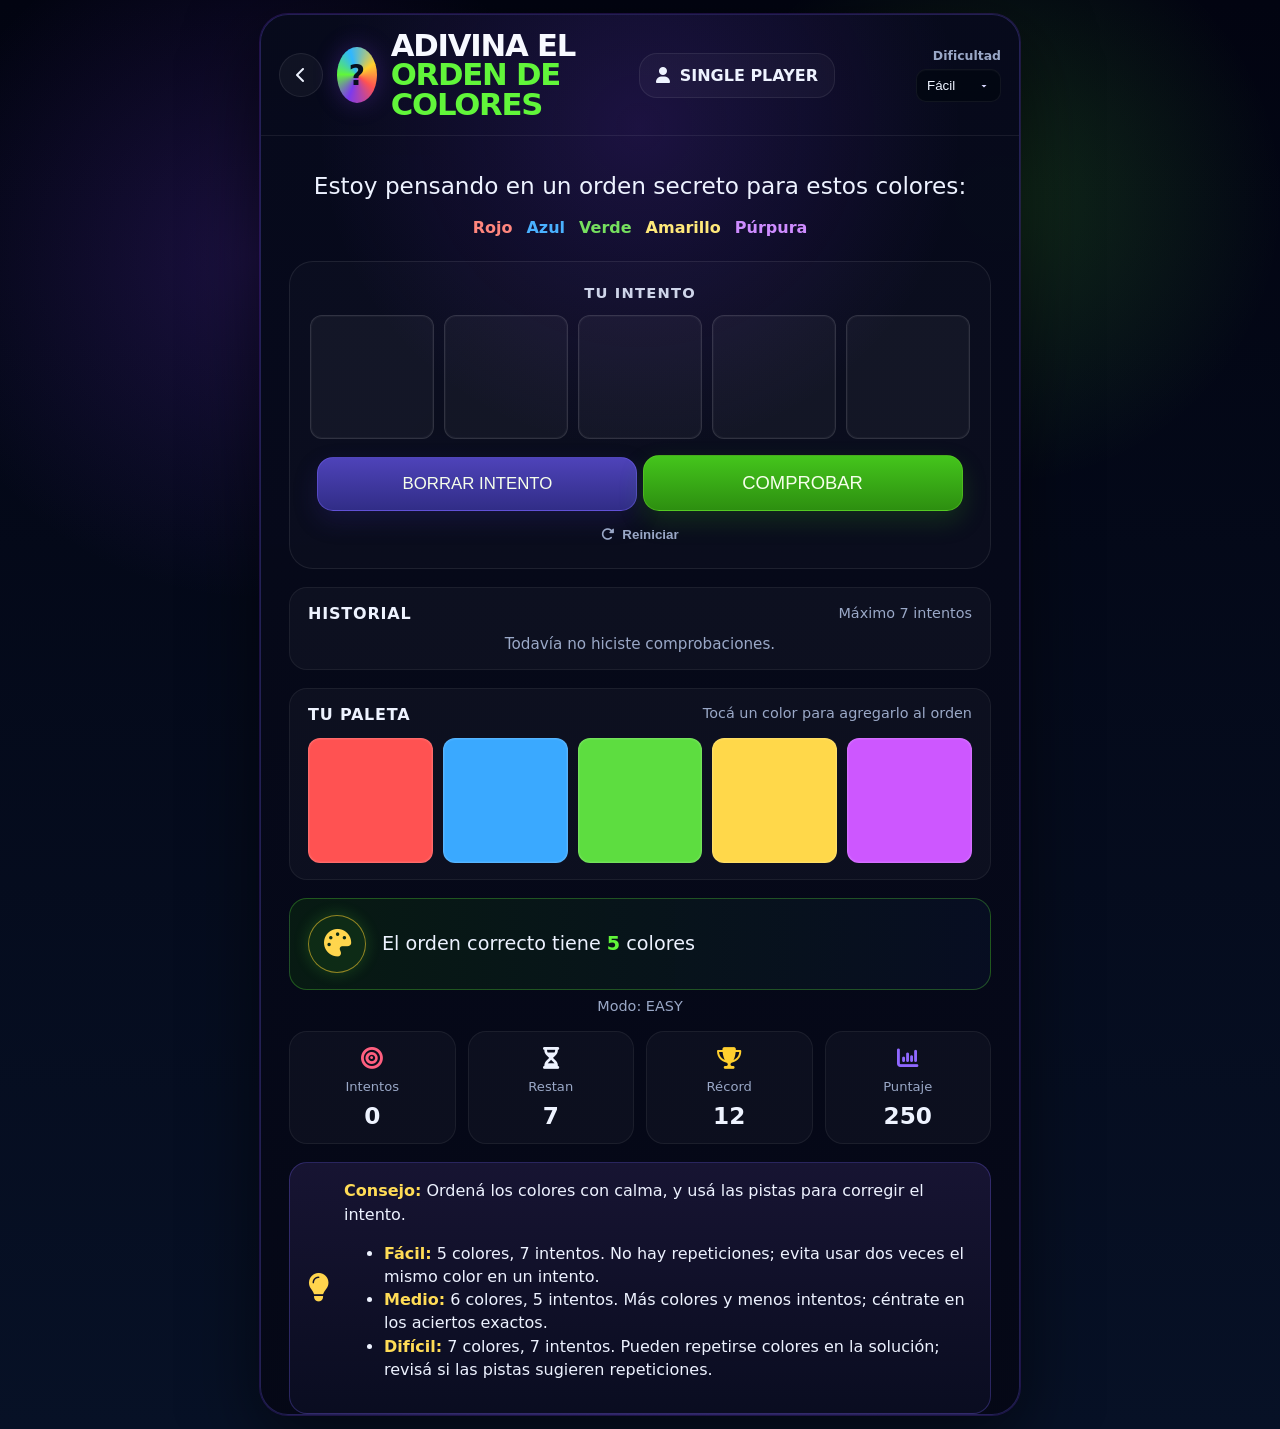
<file: Adivina colores/singleplayer.html>
<!doctype html>
<html lang="es">
<head>
<meta charset="utf-8">
<meta name="viewport" content="width=device-width,initial-scale=1">
<title>Adivina el orden de colores — Single Player</title>
<link rel="stylesheet" href="https://cdnjs.cloudflare.com/ajax/libs/font-awesome/6.5.1/css/all.min.css" crossorigin="anonymous">
<link rel="stylesheet" href="./styles.css">
</head>
<body class="color-player-page">
<main class="color-layout">
<section class="color-frame">
<header class="color-top">
<a class="back-link" href="./index.html" aria-label="Volver al portal">
<i class="fa-solid fa-chevron-left"></i>
</a>

<div class="color-brand">
<div class="color-mark">?</div>
<div class="color-title-stack" aria-label="Adivina el orden de colores">
<span class="top">ADIVINA EL</span>
<span class="bottom">ORDEN DE COLORES</span>
</div>
</div>

	<div class="single-badge"><i class="fa-solid fa-user"></i> SINGLE PLAYER</div>

	<div class="difficulty-select">
		<label for="difficultySelect">Dificultad</label>
		<select id="difficultySelect" aria-label="Seleccionar dificultad">
			<option value="easy">Fácil</option>
			<option value="medium">Medio</option>
			<option value="hard">Difícil</option>
		</select>
	</div>
</header>

<div class="frame-divider"></div>

<section class="intro-block">
<p>Estoy pensando en un orden secreto para estos colores:</p>
<div class="color-labels">
	<span class="label red">Rojo</span>
	<span class="label blue">Azul</span>
	<span class="label green">Verde</span>
	<span class="label yellow">Amarillo</span>
	<span class="label purple">Púrpura</span>
</div>
</section>

<section class="guess-panel" aria-label="Intento actual">
<div class="guess-label">TU INTENTO</div>
<div class="sequence-row" id="sequenceSlots">
	<!-- slots generados dinámicamente según la dificultad (5-7) -->
</div>
<button id="btn-order" class="order-btn" type="button">BORRAR INTENTO</button>
<button id="btn-try" class="primary-btn" type="button">COMPROBAR</button>
<div class="secondary-row">
	<button id="btn-reset" class="reset-link" type="button"><i class="fa-solid fa-rotate-right"></i> Reiniciar</button>
</div>
</section>

<section class="history-card" aria-label="Historial de intentos">
	<div class="history-head">
		<span class="history-title">HISTORIAL</span>
		<span class="history-meta">Máximo 7 intentos</span>
	</div>
	<div id="historyList" class="history-list">
		<p class="history-empty">Todavía no hiciste comprobaciones.</p>
	</div>
</section>

<section class="palette-card">
<div class="palette-head">
	<span class="palette-title">TU PALETA</span>
	<span class="palette-help">Tocá un color para agregarlo al orden</span>
</div>
<div class="palette-grid" id="paletteGrid">
	<!-- botones generados dinámicamente según la dificultad -->
</div>
</section>

<section class="feedback-card" aria-live="polite">
<div id="feedback-icon" class="feedback-icon"><i class="fa-solid fa-arrow-up"></i></div>
<div id="message" class="feedback-text">El orden correcto tiene <strong>5 colores</strong></div>
</section>
<div id="hint" class="small-line">Presta atención a las pistas de color para encontrar el orden más rápido.</div>

<section class="stats-grid" aria-label="Estadísticas rápidas">
<div class="stat-card intentos">
<i class="fa-solid fa-bullseye"></i>
<span class="label">Intentos</span>
<strong id="attempts" class="value">0</strong>
</div>
<div class="stat-card restantes">
<i class="fa-solid fa-hourglass-half"></i>
<span class="label">Restan</span>
<strong id="remainingAttempts" class="value">7</strong>
</div>
<div class="stat-card record">
<i class="fa-solid fa-trophy"></i>
<span class="label">Récord</span>
<strong class="value">12</strong>
</div>
<div class="stat-card puntaje">
<i class="fa-solid fa-chart-column"></i>
<span class="label">Puntaje</span>
<strong class="value">250</strong>
</div>
</section>

<section class="tip-card">
<div class="tip-icon"><i class="fa-solid fa-lightbulb"></i></div>
</div>
<div class="tip-text">
	<strong>Consejo:</strong> Ordená los colores con calma, y usá las pistas para corregir el intento.
	<ul>
		<li><strong>Fácil:</strong> 5 colores, 7 intentos. No hay repeticiones; evita usar dos veces el mismo color en un intento.</li>
		<li><strong>Medio:</strong> 6 colores, 5 intentos. Más colores y menos intentos; céntrate en los aciertos exactos.</li>
		<li><strong>Difícil:</strong> 7 colores, 7 intentos. Pueden repetirse colores en la solución; revisá si las pistas sugieren repeticiones.</li>
	</ul>
</div>
</section>
</section>
</main>

<script src="./script.js" defer></script>
</body>
</html>
</file>
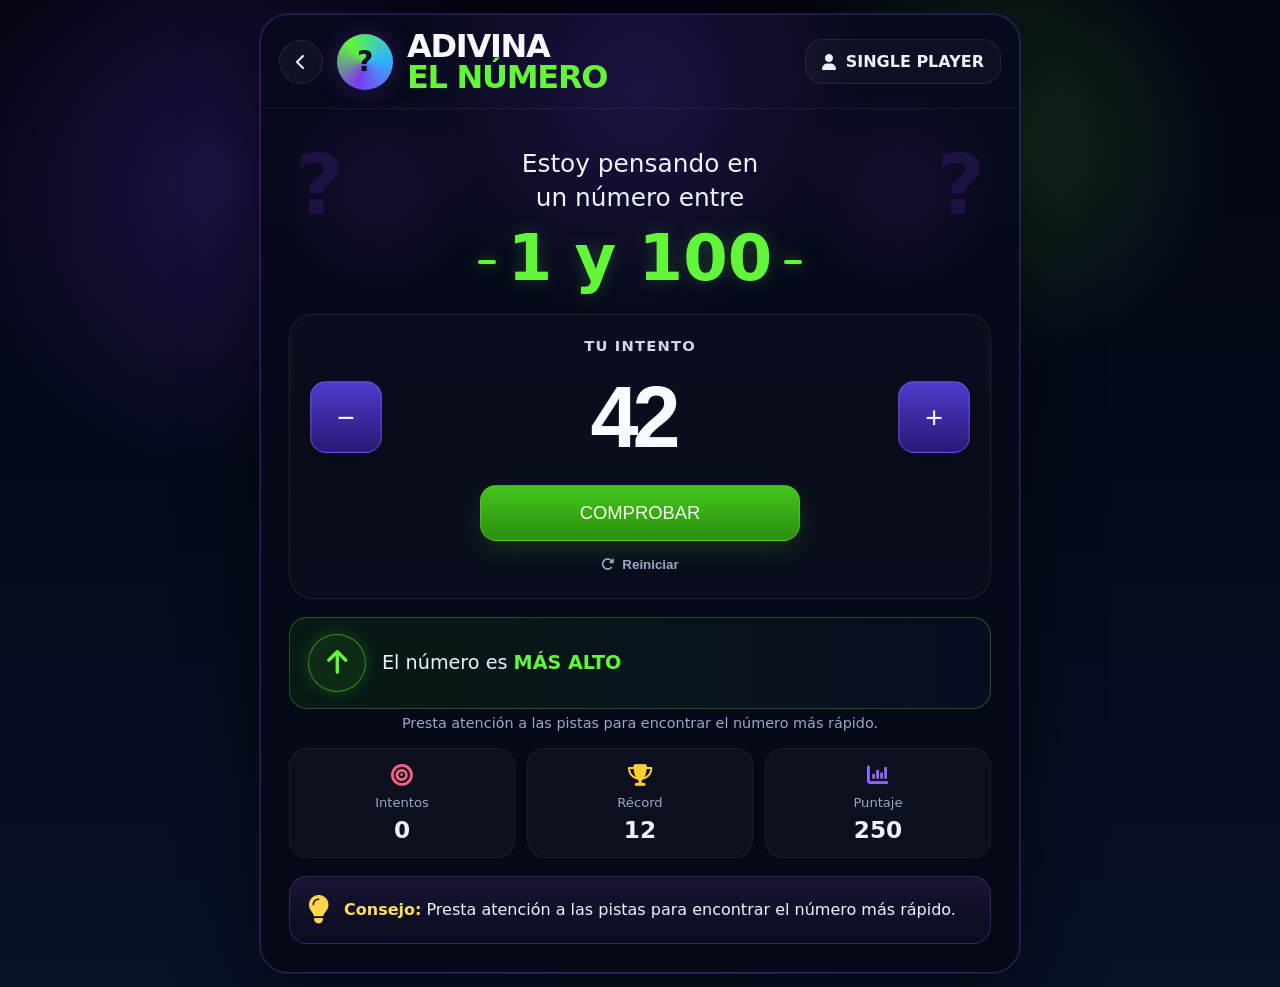
<file: Adivina un numero/singleplayer.html>
<!doctype html>
<html lang="es">
<head>
<meta charset="utf-8">
<meta name="viewport" content="width=device-width,initial-scale=1">
<title>Adivina el número — Single Player</title>
<link rel="stylesheet" href="https://cdnjs.cloudflare.com/ajax/libs/font-awesome/6.5.1/css/all.min.css" crossorigin="anonymous">
<link rel="stylesheet" href="./styles.css">
</head>
<body class="single-player-page">
<main class="single-player-layout">
<section class="game-frame">
<header class="frame-top">
<a class="back-link" href="./index.html" aria-label="Volver al portal">
<i class="fa-solid fa-chevron-left"></i>
</a>

<div class="game-brand">
<div class="game-mark">?</div>
<div class="game-title-stack" aria-label="Adivina el número">
<span class="top">ADIVINA</span>
<span class="bottom">EL NÚMERO</span>
</div>
</div>

<div class="single-badge"><i class="fa-solid fa-user"></i> SINGLE PLAYER</div>
</header>

<div class="frame-divider"></div>

<section class="stage">
<p>Estoy pensando en<br>un número entre</p>
<div class="range">1 y 100</div>
</section>

<section class="guess-panel" aria-label="Intento actual">
<div class="guess-label">TU INTENTO</div>
<div class="guess-row">
<button id="btn-minus" class="step-btn" type="button" aria-label="Bajar intento">−</button>
<input id="guess" class="guess-value" type="number" min="1" max="100" value="42" aria-label="Tu intento">
<button id="btn-plus" class="step-btn" type="button" aria-label="Subir intento">+</button>
</div>
<button id="btn-try" class="primary-btn" type="button">COMPROBAR</button>
<div class="secondary-row">
<button id="btn-reset" class="reset-link" type="button"><i class="fa-solid fa-rotate-right"></i> Reiniciar</button>
</div>
</section>

<section class="feedback-card" aria-live="polite">
<div id="feedback-icon" class="feedback-icon"><i class="fa-solid fa-arrow-up"></i></div>
<div id="message" class="feedback-text">El número es <strong>MÁS ALTO</strong></div>
</section>
<div id="hint" class="small-line">Presta atención a las pistas para encontrar el número más rápido.</div>

<section class="stats-grid" aria-label="Estadísticas rápidas">
<div class="stat-card intentos">
<i class="fa-solid fa-bullseye"></i>
<span class="label">Intentos</span>
<strong id="attempts" class="value">0</strong>
</div>
<div class="stat-card record">
<i class="fa-solid fa-trophy"></i>
<span class="label">Récord</span>
<strong class="value">12</strong>
</div>
<div class="stat-card puntaje">
<i class="fa-solid fa-chart-column"></i>
<span class="label">Puntaje</span>
<strong class="value">250</strong>
</div>
</section>

<section class="tip-card">
<div class="tip-icon"><i class="fa-solid fa-lightbulb"></i></div>
<div class="tip-text"><strong>Consejo:</strong> Presta atención a las pistas para encontrar el número más rápido.</div>
</section>
</section>
</main>

<script src="./script.js" defer></script>
</body>
</html>
</file>
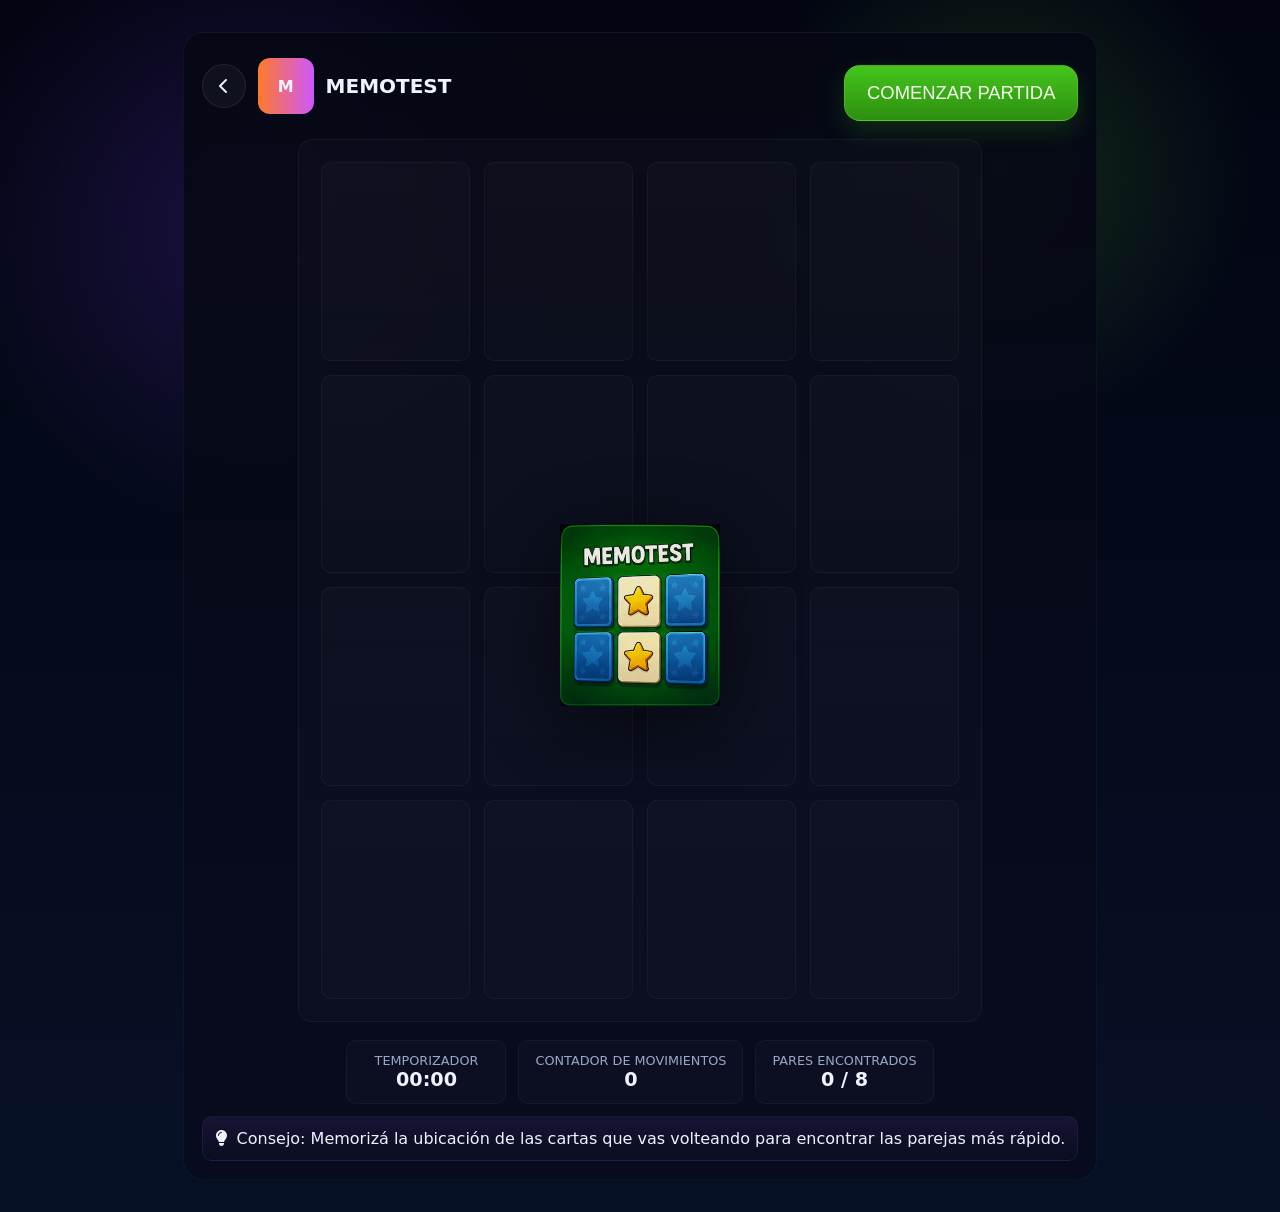
<file: memotest/singleplayer.html>
<!doctype html>
<html lang="es">
<head>
<meta charset="utf-8">
<meta name="viewport" content="width=device-width,initial-scale=1">
<title>Memotest — Single Player</title>
<link rel="stylesheet" href="https://cdnjs.cloudflare.com/ajax/libs/font-awesome/6.5.1/css/all.min.css" crossorigin="anonymous">
<link rel="stylesheet" href="./styles.css">
</head>
<body class="color-player-page">
<main class="memo-layout">
	<section class="memo-frame">
		<header class="memo-top">
			<a class="back-link" href="./index.html" aria-label="Volver al portal"><i class="fa-solid fa-chevron-left"></i></a>
			<div class="memo-brand">
				<div class="memo-mark">M</div>
				<div class="memo-title">MEMOTEST</div>
			</div>
			<div class="memo-controls">
				<button id="btn-start" class="primary-btn">COMENZAR PARTIDA</button>
			</div>
		</header>

		<div class="memo-board-wrap">
			<div class="memo-board" id="memoBoard">
				<!-- cartas generadas aquí (4x4) -->
			</div>
			<div class="memo-logo">
				<img src="../img/memotest.png" alt="Memotest">
			</div>
		</div>

		<div class="memo-controls-row">
			<div class="stat-box">
				<div class="stat-label">TEMPORIZADOR</div>
				<div class="stat-value" id="timer">00:00</div>
			</div>
			<div class="stat-box">
				<div class="stat-label">CONTADOR DE MOVIMIENTOS</div>
				<div class="stat-value" id="moves">0</div>
			</div>
			<div class="stat-box">
				<div class="stat-label">PARES ENCONTRADOS</div>
				<div class="stat-value" id="found">0 / 8</div>
			</div>
		</div>

		<div class="memo-footer-tip">
			<i class="fa-solid fa-lightbulb"></i>
			<div>Consejo: Memorizá la ubicación de las cartas que vas volteando para encontrar las parejas más rápido.</div>
		</div>
	</section>
</main>

<script src="./script.js" defer></script>
</body>
</html>
</file>
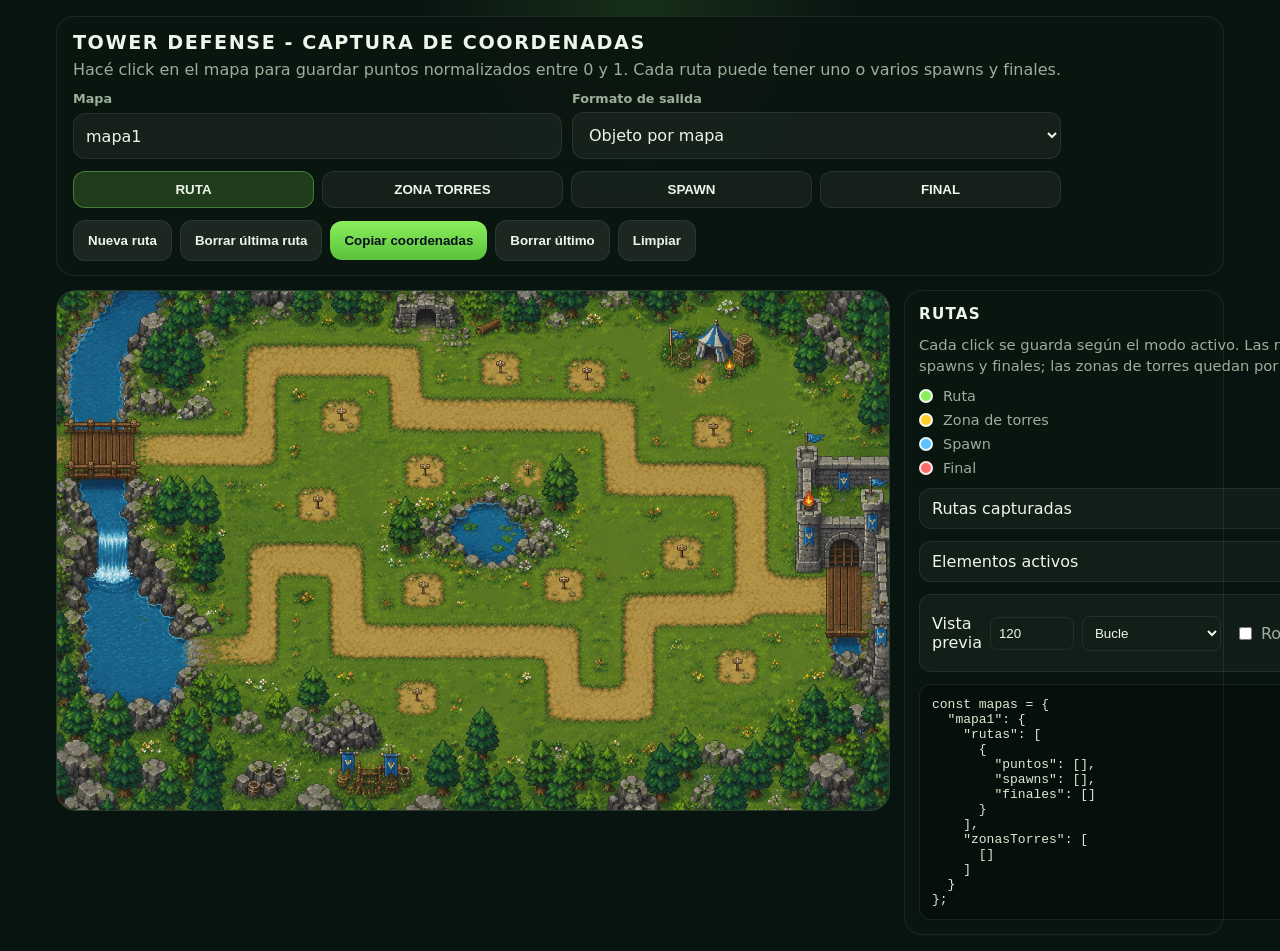
<file: tower/path-capture.html>
<!doctype html>
<html lang="es">
<head>
<meta charset="utf-8">
<meta name="viewport" content="width=device-width,initial-scale=1">
<title>Tower Defense - Captura de coordenadas</title>
<style>
	:root {
		--bg: #071410;
		--panel: rgba(10, 22, 16, 0.92);
		--line: rgba(255, 255, 255, 0.08);
		--text: #eef6ea;
		--muted: #9ab09a;
		--green: #8bef5b;
	}
	* { box-sizing: border-box; }
	body {
		margin: 0;
		min-height: 100vh;
		font-family: Segoe UI, system-ui, Arial, sans-serif;
		background: radial-gradient(circle at top, rgba(139, 239, 91, 0.12), transparent 20%), var(--bg);
		color: var(--text);
	}
	.main {
		max-width: 1200px;
		margin: 0 auto;
		padding: 16px;
	}
	.header {
		display: flex;
		justify-content: space-between;
		align-items: center;
		gap: 12px;
		flex-wrap: wrap;
		padding: 14px 16px;
		background: var(--panel);
		border: 1px solid var(--line);
		border-radius: 18px;
	}
	.header h1 {
		margin: 0;
		font-size: 1.2rem;
		text-transform: uppercase;
		letter-spacing: 0.08em;
	}
	.header p { margin: 6px 0 0; color: var(--muted); }
	.controls {
		display: grid;
		grid-template-columns: repeat(2, minmax(0, 1fr));
		gap: 10px;
		width: 100%;
		margin-top: 12px;
	}
	.control {
		display: grid;
		gap: 6px;
	}
	.control label {
		font-size: 0.8rem;
		font-weight: 700;
		color: var(--muted);
	}
	.control input,
	.control select {
		width: 100%;
		padding: 12px 12px;
		border-radius: 12px;
		border: 1px solid var(--line);
		background: rgba(255, 255, 255, 0.05);
		color: var(--text);
		font: inherit;
	}
	.modes {
		display: grid;
		grid-template-columns: repeat(4, minmax(0, 1fr));
		gap: 8px;
		margin-top: 12px;
	}
	.mode-btn {
		padding: 10px 12px;
		border-radius: 12px;
		border: 1px solid var(--line);
		background: rgba(255, 255, 255, 0.05);
		color: var(--text);
		font-weight: 800;
		text-transform: uppercase;
	}
	.mode-btn.active {
		background: rgba(139, 239, 91, 0.18);
		border-color: rgba(139, 239, 91, 0.36);
	}
	.actions { display: flex; gap: 8px; flex-wrap: wrap; align-items: center; }
	button {
		border: 0;
		border-radius: 12px;
		padding: 12px 14px;
		font-weight: 800;
		cursor: pointer;
		color: #08101f;
		background: linear-gradient(180deg, var(--green), #5bc13b);
	}
	button.secondary {
		background: rgba(255, 255, 255, 0.08);
		color: var(--text);
		border: 1px solid var(--line);
	}
	.board-wrap {
		margin-top: 14px;
		display: grid;
		grid-template-columns: minmax(0, 1fr) 320px;
		gap: 14px;
	}
	.board {
		position: relative;
		border-radius: 20px;
		overflow: hidden;
		border: 1px solid var(--line);
		background: #162a18;
		min-height: 520px;
		aspect-ratio: 16 / 10;
	}
	.overlay-svg {
		position: absolute;
		inset: 0;
		width: 100%;
		height: 100%;
		pointer-events: none;
	}
	.preview-enemy {
		position: absolute;
		width: 12px;
		height: 12px;
		background: #ff4b4b;
		border-radius: 2px;
		transform: translate(-50%, -50%);
		pointer-events: none;
		box-shadow: 0 0 6px rgba(255,75,75,0.6);
	}
	.board img {
		display: block;
		width: 100%;
		height: 100%;
		object-fit: cover;
		position: absolute;
		inset: 0;
		pointer-events: none;
		user-select: none;
	}
	.marker {
		position: absolute;
		width: 14px;
		height: 14px;
		border-radius: 50%;
		border: 2px solid #fff;
		background: rgba(139, 239, 91, 0.95);
		transform: translate(-50%, -50%);
		pointer-events: none;
		box-shadow: 0 0 0 3px rgba(0, 0, 0, 0.22);
	}
	.panel {
		padding: 14px;
		background: var(--panel);
		border: 1px solid var(--line);
		border-radius: 18px;
		display: grid;
		gap: 12px;
		align-content: start;
	}
	.panel .segment {
		display: flex;
		justify-content: space-between;
		align-items: center;
		gap: 8px;
		padding: 10px 12px;
		border-radius: 12px;
		background: rgba(255, 255, 255, 0.04);
		border: 1px solid var(--line);
	}
	.legend {
		display: grid;
		gap: 8px;
	}
	.legend-item {
		display: flex;
		align-items: center;
		gap: 10px;
		font-size: 0.9rem;
		color: var(--muted);
	}
	.legend-swatch {
		width: 14px;
		height: 14px;
		border-radius: 50%;
		border: 2px solid rgba(255, 255, 255, 0.85);
	}
	.legend-swatch.route { background: #8bef5b; }
	.legend-swatch.zone { background: #ffcf2e; }
	.legend-swatch.spawn { background: #5cc2ff; }
	.legend-swatch.final { background: #ff6b6b; }
	.panel h2 {
		margin: 0;
		font-size: 0.95rem;
		text-transform: uppercase;
		letter-spacing: 0.08em;
	}
	.panel pre {
		margin: 0;
		padding: 12px;
		border-radius: 12px;
		background: rgba(0, 0, 0, 0.24);
		border: 1px solid var(--line);
		color: #d8ead3;
		max-height: 440px;
		overflow: auto;
		white-space: pre-wrap;
	}
	.panel .hint { color: var(--muted); font-size: 0.92rem; line-height: 1.4; }
	@media (max-width: 980px) {
		.board-wrap { grid-template-columns: 1fr; }
		.board { min-height: 360px; aspect-ratio: 16 / 11; }
		.controls { grid-template-columns: 1fr; }
	}
</style>
</head>
<body>
	<main class="main">
		<section class="header">
			<div>
				<h1>Tower Defense - Captura de coordenadas</h1>
				<p>Hacé click en el mapa para guardar puntos normalizados entre 0 y 1. Cada ruta puede tener uno o varios spawns y finales.</p>
				<div class="controls">
					<div class="control">
						<label for="mapId">Mapa</label>
						<input id="mapId" type="text" value="mapa1" autocomplete="off">
					</div>
					<div class="control">
						<label for="formatMode">Formato de salida</label>
						<select id="formatMode">
							<option value="object">Objeto por mapa</option>
							<option value="array">Solo rutas</option>
						</select>
					</div>
				</div>
				<div class="modes" role="tablist" aria-label="Modo de captura">
					<button type="button" class="mode-btn active" data-mode="route">Ruta</button>
					<button type="button" class="mode-btn" data-mode="zone">Zona torres</button>
					<button type="button" class="mode-btn" data-mode="spawn">Spawn</button>
					<button type="button" class="mode-btn" data-mode="finish">Final</button>
				</div>
			</div>
			<div class="actions">
				<button id="btnNewRoute" type="button" class="secondary">Nueva ruta</button>
				<button id="btnUndoRoute" type="button" class="secondary">Borrar última ruta</button>
				<button id="btnCopy" type="button">Copiar coordenadas</button>
				<button id="btnUndo" type="button" class="secondary">Borrar último</button>
				<button id="btnClear" type="button" class="secondary">Limpiar</button>
			</div>
		</section>

		<section class="board-wrap">
			<div class="board" id="board">
				<img src="./img/mapa1.png" alt="Mapa de referencia" id="mapImage">
			</div>
			<aside class="panel">
				<h2>rutas</h2>
				<div class="hint">Cada click se guarda según el modo activo. Las rutas agrupan sus propios spawns y finales; las zonas de torres quedan por mapa.</div>
				<div class="legend">
					<div class="legend-item"><span class="legend-swatch route"></span>Ruta</div>
					<div class="legend-item"><span class="legend-swatch zone"></span>Zona de torres</div>
					<div class="legend-item"><span class="legend-swatch spawn"></span>Spawn</div>
					<div class="legend-item"><span class="legend-swatch final"></span>Final</div>
				</div>
				<div class="segment"><span>Rutas capturadas</span><strong id="routeCount">1</strong></div>
				<div class="segment"><span>Elementos activos</span><strong id="pointCount">0</strong></div>
				<div class="segment">
					<span>Vista previa</span>
					<div style="display:flex;gap:8px;align-items:center">
						<input id="previewSpeed" type="number" value="120" min="10" style="width:84px;padding:8px;border-radius:8px;border:1px solid var(--line);background:transparent;color:var(--text)" title="pixels/sec">
						<select id="previewMode" style="padding:8px;border-radius:8px;border:1px solid var(--line);background:transparent;color:var(--text)">
							<option value="loop">Bucle</option>
							<option value="once">Una sola pasada</option>
						</select>
						<label style="display:flex;align-items:center;gap:6px;margin-left:6px;color:var(--muted)"><input id="previewRotate" type="checkbox"> Rotar</label>
						<button id="btnPreview" type="button" class="secondary">Iniciar preview</button>
						<button id="btnStopPreview" type="button" class="secondary">Detener</button>
					</div>
				</div>
				<pre id="output">const mapas = {};</pre>
			</aside>
		</section>
	</main>

	<script>
		const board = document.getElementById('board');
		const mapImage = document.getElementById('mapImage');
		const output = document.getElementById('output');
		const mapIdInput = document.getElementById('mapId');
		const formatMode = document.getElementById('formatMode');
		const previewSpeedInput = document.getElementById('previewSpeed');
		const previewModeSelect = document.getElementById('previewMode');
		const previewRotateCheckbox = document.getElementById('previewRotate');
		const btnCopy = document.getElementById('btnCopy');
		const btnUndo = document.getElementById('btnUndo');
		const btnClear = document.getElementById('btnClear');
		const btnNewRoute = document.getElementById('btnNewRoute');
		const btnUndoRoute = document.getElementById('btnUndoRoute');
		const btnPreview = document.getElementById('btnPreview');
		const btnStopPreview = document.getElementById('btnStopPreview');
		const routeCount = document.getElementById('routeCount');
		const pointCount = document.getElementById('pointCount');
		const modeButtons = Array.from(document.querySelectorAll('.mode-btn'));

		const emptyRoute = () => ({ puntos: [], spawns: [], finales: [] });
		const emptyMap = () => ({ rutas: [emptyRoute()], zonasTorres: [[]] });
		const data = { mapa1: emptyMap() };

		let activeRoute = 0;
		let activeMode = 'route';
		let activeZone = 0;
		const markers = [];

		function getCurrentMapId() {
			const value = mapIdInput.value.trim();
			return value || 'mapa1';
		}

		function ensureMapEntry() {
			const mapId = getCurrentMapId();
			if (!data[mapId]) {
				data[mapId] = emptyMap();
				activeRoute = 0;
				activeZone = 0;
				clearMarkers();
			}
			return data[mapId];
		}

		function getActiveRoutes() {
			return ensureMapEntry().rutas;
		}

		function getActiveRoute() {
			const routes = getActiveRoutes();
			if (!routes[activeRoute]) routes[activeRoute] = emptyRoute();
			const route = routes[activeRoute];
			if (!route.puntos) route.puntos = [];
			if (!route.spawns) route.spawns = [];
			if (!route.finales) route.finales = [];
			return route;
		}

		function getActiveZones() {
			const map = ensureMapEntry();
			if (!map.zonasTorres) map.zonasTorres = [[]];
			if (!map.zonasTorres[activeZone]) map.zonasTorres[activeZone] = [];
			return map.zonasTorres;
		}

		function getActiveZone() {
			return getActiveZones()[activeZone];
		}

		function clearMarkers() {
			while (markers.length) markers.pop().remove();
		}

		// SVG overlay for drawing polylines
		const svgNS = 'http://www.w3.org/2000/svg';
		let overlaySvg = document.createElementNS(svgNS, 'svg');
		overlaySvg.setAttribute('class', 'overlay-svg');
		overlaySvg.setAttribute('aria-hidden', 'true');
		board.appendChild(overlaySvg);

		function drawRoutes() {
			overlaySvg.innerHTML = '';
			const map = ensureMapEntry();
			const rect = mapImage.getBoundingClientRect();
			const w = rect.width;
			const h = rect.height;
			overlaySvg.setAttribute('viewBox', `0 0 ${w} ${h}`);
			overlaySvg.setAttribute('preserveAspectRatio', 'none');
			(map.rutas || []).forEach((route, idx) => {
				if (!route || !route.puntos || route.puntos.length === 0) return;
				const poly = document.createElementNS(svgNS, 'polyline');
				const points = route.puntos.map(p => `${p.x * w},${p.y * h}`).join(' ');
				poly.setAttribute('points', points);
				poly.setAttribute('fill', 'none');
				poly.setAttribute('stroke', idx === activeRoute ? '#8bef5b' : 'rgba(139,239,91,0.45)');
				poly.setAttribute('stroke-width', idx === activeRoute ? '4' : '2');
				poly.setAttribute('stroke-linecap', 'round');
				poly.setAttribute('stroke-linejoin', 'round');
				overlaySvg.appendChild(poly);
			});
		}

		// Preview enemy
		let previewRAF = null;
		let previewSpeed = 120; // px/sec
		const previews = []; // { el, segs, total, start, mode, rotate }

		function computePixelPath(route) {
			return computePixelPathFromPoints((route.puntos || []));
		}

		function computePixelPathFromPoints(normPoints) {
			const rect = mapImage.getBoundingClientRect();
			const w = rect.width;
			const h = rect.height;
			const pts = (normPoints || []).map(p => ({ x: p.x * w, y: p.y * h }));
			const segs = [];
			let total = 0;
			for (let i = 0; i < pts.length - 1; i++) {
				const a = pts[i];
				const b = pts[i + 1];
				const dx = b.x - a.x;
				const dy = b.y - a.y;
				const len = Math.hypot(dx, dy);
				segs.push({ a, b, len, dx, dy });
				total += len;
			}
			return { pts, segs, total };
		}

		function startPreview() {
			stopPreview();
			const map = ensureMapEntry();
			previewSpeed = Number(previewSpeedInput.value) || 120;
			const mode = previewModeSelect ? previewModeSelect.value : 'loop';
			const rotate = previewRotateCheckbox ? previewRotateCheckbox.checked : false;
			// Build previews for all routes: for each spawn create one preview following spawn->puntos->final
			// gather all spawns across routes and assign each spawn to the nearest route point
			const routes = map.rutas || [];
			const allSpawns = [];
			routes.forEach((rt, ri) => {
				(rt.spawns || []).forEach(s => allSpawns.push({ spawn: s, origRoute: ri }));
			});
			allSpawns.forEach((entry, sidxGlobal) => {
				const spawn = entry.spawn;
				// find nearest route and point index
				let bestRoute = -1, bestPoint = -1, bestD = Infinity;
				routes.forEach((rt, ri) => {
					(rt.puntos || []).forEach((pt, pi) => {
						const d = Math.hypot(spawn.x - pt.x, spawn.y - pt.y);
						if (d < bestD) { bestD = d; bestRoute = ri; bestPoint = pi; }
					});
				});
				if (bestRoute === -1) return; // no route points available
				const route = routes[bestRoute];
				// choose final for that route
				let chosenFinal = null;
				if (route.finales && route.finales.length) {
					if ((route.puntos || []).length) {
						const last = route.puntos[route.puntos.length - 1];
						let best = route.finales[0];
						let bestDf = Infinity;
						for (const f of route.finales) {
							const d = Math.hypot(f.x - last.x, f.y - last.y);
							if (d < bestDf) { bestDf = d; best = f; }
						}
						chosenFinal = best;
					} else {
						chosenFinal = route.finales[0];
					}
				}
				// build norm points starting at spawn then from bestPoint onward
				const normPoints = [spawn].concat((route.puntos || []).slice(bestPoint));
				if (chosenFinal) normPoints.push(chosenFinal);
				// filter duplicates
				function almostEqual(a, b) { return Math.hypot(a.x - b.x, a.y - b.y) < 0.0005; }
				const filtered = [];
				for (let i = 0; i < normPoints.length; i++) {
					if (i === 0 || !almostEqual(normPoints[i], normPoints[i - 1])) filtered.push(normPoints[i]);
				}
				if (filtered.length < 2) return;
				const path = computePixelPathFromPoints(filtered);
				if (!path.segs.length) return;
				const el = document.createElement('div');
				el.className = 'preview-enemy';
				// color by route index for clarity
				const colorHue = (bestRoute * 47) % 360;
				el.style.background = `hsl(${colorHue} 85% 60%)`;
				board.appendChild(el);
				previews.push({ el, segs: path.segs, total: path.total, start: performance.now() + (sidxGlobal * 120), mode, rotate });
			});
			if (previews.length === 0) {
				alert('No hay previews para generar (asegurate de agregar spawns).');
				return;
			}
			// start RAF loop
			function stepAll(now) {
				let anyRunning = false;
				for (let i = previews.length - 1; i >= 0; i--) {
					const p = previews[i];
					const elapsed = (now - p.start) / 1000; // seconds
					if (elapsed < 0) { anyRunning = true; continue; }
					let travel = elapsed * previewSpeed;
					if (p.mode === 'loop') travel = travel % p.total;
					if (p.mode === 'once' && travel >= p.total) {
						// place at final and remove this preview
						const last = p.segs[p.segs.length - 1];
						p.el.style.left = (last.b.x) + 'px';
						p.el.style.top = (last.b.y) + 'px';
						if (p.rotate) {
							const ang = Math.atan2(last.dy, last.dx);
							p.el.style.transform = `translate(-50%,-50%) rotate(${ang}rad)`;
						}
						// remove element
						p.el.remove();
						previews.splice(i, 1);
						continue;
					}
					anyRunning = true;
					let dist = travel;
					let idx = 0;
					while (idx < p.segs.length && dist > p.segs[idx].len) { dist -= p.segs[idx].len; idx++; }
					if (idx >= p.segs.length) idx = p.segs.length - 1;
					const seg = p.segs[idx];
					const t = seg.len === 0 ? 0 : dist / seg.len;
					const x = seg.a.x + seg.dx * t;
					const y = seg.a.y + seg.dy * t;
					p.el.style.left = x + 'px';
					p.el.style.top = y + 'px';
					if (p.rotate) {
						const ang = Math.atan2(seg.dy, seg.dx);
						p.el.style.transform = `translate(-50%,-50%) rotate(${ang}rad)`;
					}
				}
				if (anyRunning) previewRAF = requestAnimationFrame(stepAll); else previewRAF = null;
			}
			previewRAF = requestAnimationFrame(stepAll);
		}

		function stopPreview() {
			if (previewRAF) cancelAnimationFrame(previewRAF);
			previewRAF = null;
			// remove all preview elements
			while (previews.length) {
				const p = previews.pop();
				if (p && p.el) p.el.remove();
			}
		}

		// Wire preview controls and resize/load handlers
		btnPreview.addEventListener('click', startPreview);
		btnStopPreview.addEventListener('click', stopPreview);
		mapImage.addEventListener('load', () => {
			redrawMarkers();
			drawRoutes();
		});
		window.addEventListener('resize', () => {
			redrawMarkers();
			drawRoutes();
			// if preview running, restart to recalc segments with new sizes
			if (previewRAF) {
				stopPreview();
				startPreview();
			}
		});

		function addMarkerStyled(x, y, kind) {
			const marker = document.createElement('div');
			marker.className = 'marker';
			marker.style.left = (x * 100) + '%';
			marker.style.top = (y * 100) + '%';
			if (kind === 'route') marker.style.background = '#8bef5b';
			if (kind === 'zone') marker.style.background = '#ffcf2e';
			if (kind === 'spawn') marker.style.background = '#5cc2ff';
			if (kind === 'final') marker.style.background = '#ff6b6b';
			board.appendChild(marker);
			markers.push(marker);
		}

		function redrawMarkers() {
			clearMarkers();
			const map = ensureMapEntry();
			(map.rutas || [emptyRoute()]).forEach((route) => {
				(route.puntos || []).forEach((point) => addMarkerStyled(point.x, point.y, 'route'));
				(route.spawns || []).forEach((point) => addMarkerStyled(point.x, point.y, 'spawn'));
				(route.finales || []).forEach((point) => addMarkerStyled(point.x, point.y, 'final'));
			});
			(map.zonasTorres || [[]]).forEach((zone) => {
				zone.forEach((point) => addMarkerStyled(point.x, point.y, 'zone'));
			});
			drawRoutes();
		}

		function render() {
			const mapId = getCurrentMapId();
			const payload = data[mapId] || emptyMap();
			routeCount.textContent = String(payload.rutas.length);
			if (activeMode === 'zone') {
				pointCount.textContent = String((payload.zonasTorres[activeZone] || []).length);
			} else if (activeMode === 'spawn') {
				pointCount.textContent = String((payload.rutas[activeRoute]?.spawns || []).length);
			} else if (activeMode === 'finish') {
				pointCount.textContent = String((payload.rutas[activeRoute]?.finales || []).length);
			} else {
				pointCount.textContent = String((payload.rutas[activeRoute]?.puntos || []).length);
			}
			if (formatMode.value === 'array') {
				output.textContent = 'const rutas = ' + JSON.stringify(payload.rutas, null, 2) + ';';
			} else {
				output.textContent = 'const mapas = ' + JSON.stringify({ [mapId]: payload }, null, 2) + ';';
			}
		}

		function setMode(mode) {
			activeMode = mode;
			modeButtons.forEach((button) => button.classList.toggle('active', button.dataset.mode === mode));
			render();
		}

		board.addEventListener('click', (e) => {
			const rect = mapImage.getBoundingClientRect();
			const xPx = e.clientX - rect.left;
			const yPx = e.clientY - rect.top;
			if (xPx < 0 || yPx < 0 || xPx > rect.width || yPx > rect.height) return;

			const x = Number((xPx / rect.width).toFixed(4));
			const y = Number((yPx / rect.height).toFixed(4));

			if (activeMode === 'route') {
				getActiveRoute().puntos.push({ x, y });
				addMarkerStyled(x, y, 'route');
			} else if (activeMode === 'zone') {
				getActiveZone().push({ x, y });
				addMarkerStyled(x, y, 'zone');
			} else if (activeMode === 'spawn') {
				getActiveRoute().spawns.push({ x, y });
				redrawMarkers();
			} else if (activeMode === 'finish') {
				getActiveRoute().finales.push({ x, y });
				redrawMarkers();
			}

			render();
		});

		btnUndo.addEventListener('click', () => {
			const route = getActiveRoute();
			if (activeMode === 'route') {
				route.puntos.pop();
			} else if (activeMode === 'spawn') {
				route.spawns.pop();
			} else if (activeMode === 'finish') {
				route.finales.pop();
			} else {
				getActiveZone().pop();
			}
			redrawMarkers();
			render();
		});

		btnNewRoute.addEventListener('click', () => {
			if (activeMode === 'zone') {
				const zones = getActiveZones();
				zones.push([]);
				activeZone = zones.length - 1;
			} else {
				const routes = getActiveRoutes();
				routes.push(emptyRoute());
				activeRoute = routes.length - 1;
			}
			redrawMarkers();
			render();
		});

		btnUndoRoute.addEventListener('click', () => {
			if (activeMode === 'zone') {
				const zones = getActiveZones();
				if (zones.length <= 1) return;
				zones.pop();
				activeZone = Math.max(0, zones.length - 1);
			} else {
				const routes = getActiveRoutes();
				if (routes.length <= 1) return;
				routes.pop();
				activeRoute = Math.max(0, routes.length - 1);
			}
			redrawMarkers();
			render();
		});

		btnClear.addEventListener('click', () => {
			data[getCurrentMapId()] = emptyMap();
			activeRoute = 0;
			activeZone = 0;
			clearMarkers();
			render();
		});

		btnCopy.addEventListener('click', async () => {
			try {
				await navigator.clipboard.writeText(output.textContent);
				btnCopy.textContent = 'Copiado';
				setTimeout(() => (btnCopy.textContent = 'Copiar coordenadas'), 1000);
			} catch {
				alert('No se pudo copiar automáticamente. Copia el texto del panel.');
			}
		});

		mapIdInput.addEventListener('change', () => {
			activeRoute = 0;
			activeZone = 0;
			ensureMapEntry();
			redrawMarkers();
			render();
		});

		formatMode.addEventListener('change', render);
		modeButtons.forEach((button) => {
			button.addEventListener('click', () => setMode(button.dataset.mode));
		});

		redrawMarkers();
		setMode('route');
		render();
	</script>
</body>
</html>
</file>
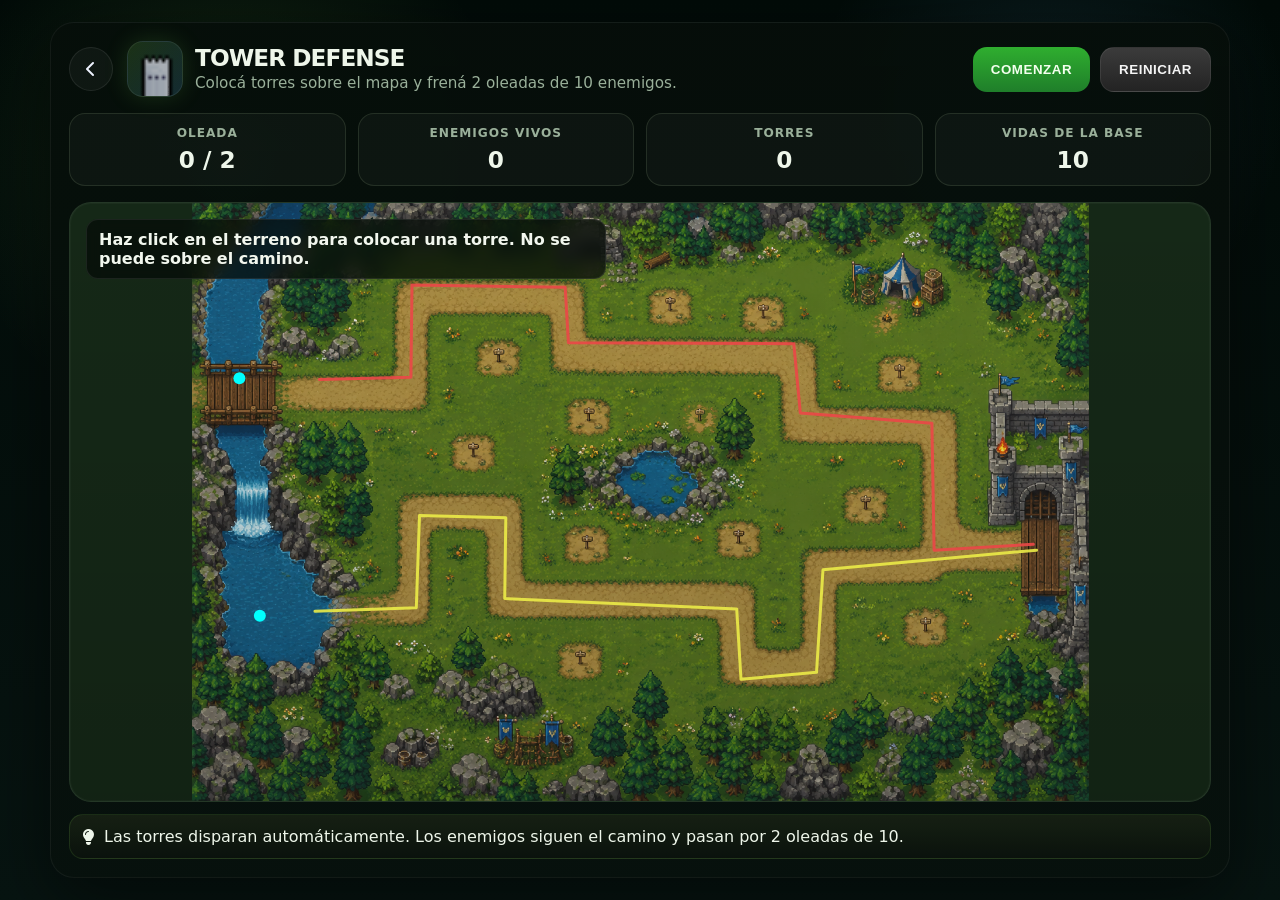
<file: tower/singleplayer.html>
<!doctype html>
<html lang="es">
<head>
<meta charset="utf-8">
<meta name="viewport" content="width=device-width,initial-scale=1">
<title>Tower Defense — Single Player</title>
<link rel="stylesheet" href="https://cdnjs.cloudflare.com/ajax/libs/font-awesome/6.5.1/css/all.min.css" crossorigin="anonymous">
<link rel="stylesheet" href="./styles.css">
</head>
<body class="td-page">
	<main class="td-layout">
		<section class="td-frame">
			<header class="td-top">
				<a class="back-link" href="./index.html" aria-label="Volver al portal"><i class="fa-solid fa-chevron-left"></i></a>
				<div class="td-brand">
					<div class="td-mark"><img src="./img/CannonTower.png" alt="Tower Defense"></div>
					<div>
						<div class="td-title">TOWER DEFENSE</div>
						<div class="td-subtitle">Colocá torres sobre el mapa y frená 2 oleadas de 10 enemigos.</div>
					</div>
				</div>
				<div class="td-actions">
					<button id="btn-start" class="primary-btn">COMENZAR</button>
					<button id="btn-reset" class="secondary-btn">REINICIAR</button>
				</div>
			</header>

			<div class="td-stats">
				<div class="stat-box">
					<div class="stat-label">OLEADA</div>
					<div class="stat-value" id="wave">0 / 2</div>
				</div>
				<div class="stat-box">
					<div class="stat-label">ENEMIGOS VIVOS</div>
					<div class="stat-value" id="alive">0</div>
				</div>
				<div class="stat-box">
					<div class="stat-label">TORRES</div>
					<div class="stat-value" id="towers">0</div>
				</div>
				<div class="stat-box">
					<div class="stat-label">VIDAS DE LA BASE</div>
					<div class="stat-value" id="lives">10</div>
				</div>
			</div>

			<div class="td-board-wrap">
				<div id="tdBoard" class="td-board" aria-label="Mapa del tower defense">
					<img id="mapImage" class="td-map" src="./img/mapa1.png" alt="Mapa de juego" />
					<div class="td-overlay" id="tdOverlay"></div>
					<div class="td-hud" id="tdHud">Haz click en el terreno para colocar una torre. No se puede sobre el camino.</div>
				</div>
			</div>

			<div class="td-footer-tip">
				<i class="fa-solid fa-lightbulb"></i>
				<div>Las torres disparan automáticamente. Los enemigos siguen el camino y pasan por 2 oleadas de 10.</div>
			</div>
		</section>
	</main>

	<script src="./script.js" defer></script>
</body>
</html>
</file>
<file: Adivina colores/portal.css>
:root {
	--bg: linear-gradient(180deg, #020412 0%, #071028 100%);
	--panel: rgba(7, 12, 29, 0.82);
	--panel-soft: rgba(255, 255, 255, 0.03);
	--line: rgba(120, 140, 190, 0.14);
	--text: #eef3ff;
	--muted: #94a2c2;
	--green: #61f63a;
	--blue: #2fb6ff;
	--purple: #7c3aed;
}

* {
	box-sizing: border-box;
}

html {
	scroll-behavior: smooth;
}

body.portal-page {
	margin: 0;
	min-height: 100vh;
	font-family: Segoe UI, system-ui, Arial, sans-serif;
	background:
		radial-gradient(circle at 18% 18%, rgba(124, 58, 237, 0.18), transparent 22%),
		radial-gradient(circle at 80% 12%, rgba(97, 246, 58, 0.12), transparent 18%),
		var(--bg);
	color: var(--text);
}

.portal-shell {
	display: grid;
	grid-template-columns: 240px minmax(0, 1fr);
	min-height: 100vh;
}

.portal-sidebar {
	padding: 18px 14px 16px;
	background: rgba(3, 7, 18, 0.66);
	border-right: 1px solid rgba(255, 255, 255, 0.04);
	backdrop-filter: blur(14px);
	display: flex;
	flex-direction: column;
	gap: 18px;
}

.portal-brand {
	display: flex;
	align-items: center;
	gap: 12px;
}

.portal-back {
	width: 44px;
	height: 44px;
	border-radius: 50%;
	border: 1px solid rgba(255, 255, 255, 0.08);
	background: rgba(255, 255, 255, 0.03);
	color: #eef3ff;
	display: grid;
	place-items: center;
	text-decoration: none;
}

.portal-brand-mark {
	width: 54px;
	height: 54px;
	border-radius: 18px;
	background: conic-gradient(from 200deg, #7c3aed, #61f63a, #2fb6ff, #7c3aed);
	box-shadow: 0 0 30px rgba(124, 58, 237, 0.25);
	display: grid;
	place-items: center;
	font-weight: 900;
	color: #08101f;
}

.portal-brand-text {
	font-weight: 900;
	line-height: 0.93;
	letter-spacing: 0.06em;
}

.portal-brand-text .brand-top,
.portal-brand-text .brand-bottom {
	display: block;
}

.portal-brand-text .brand-bottom {
	color: var(--green);
}

.portal-nav {
	display: grid;
	gap: 10px;
	padding-top: 10px;
}

.portal-nav a {
	text-decoration: none;
	color: var(--muted);
	padding: 11px 12px;
	border-radius: 14px;
	font-size: 0.95rem;
	display: flex;
	align-items: center;
	gap: 12px;
}

.portal-nav a i {
	width: 18px;
	text-align: center;
}

.portal-nav a.active {
	color: var(--text);
	background: linear-gradient(90deg, rgba(97, 246, 58, 0.08), rgba(47, 182, 255, 0.05));
	border: 1px solid rgba(97, 246, 58, 0.18);
}

.portal-daily {
	margin-top: auto;
	padding: 14px;
	border: 1px solid var(--line);
	border-radius: 18px;
	background: linear-gradient(180deg, rgba(255, 255, 255, 0.03), transparent);
}

.portal-daily h3,
.portal-daily p {
	margin: 0;
}

.portal-daily h3 {
	font-size: 0.95rem;
	margin-bottom: 8px;
}

.portal-daily p,
.daily-meta,
.daily-count {
	color: var(--muted);
}

.daily-meta {
	margin-top: 12px;
	font-size: 0.92rem;
}

.daily-progress {
	height: 6px;
	margin-top: 10px;
	border-radius: 999px;
	background: rgba(255, 255, 255, 0.08);
	overflow: hidden;
}

.daily-progress span {
	display: block;
	height: 100%;
	width: 42%;
	border-radius: inherit;
	background: linear-gradient(90deg, var(--green), #2fb6ff);
}

.daily-count {
	margin-top: 8px;
	font-size: 0.88rem;
}

.portal-main {
	padding: 18px 20px 20px;
}

.portal-topbar {
	display: flex;
	justify-content: space-between;
	align-items: center;
	gap: 18px;
	padding-bottom: 14px;
	border-bottom: 1px solid rgba(255, 255, 255, 0.06);
}

.portal-title {
	margin: 0;
	font-size: clamp(1.7rem, 2.8vw, 2.9rem);
	line-height: 0.95;
	text-transform: uppercase;
	letter-spacing: -0.05em;
}

.portal-title span {
	color: var(--green);
}

.portal-subtitle {
	margin: 8px 0 0;
	color: var(--muted);
}

.portal-profile {
	min-width: 250px;
	padding: 14px 16px;
	border-radius: 18px;
	background: rgba(11, 16, 38, 0.92);
	border: 1px solid var(--line);
	display: flex;
	align-items: center;
	gap: 12px;
	box-shadow: 0 16px 40px rgba(0, 0, 0, 0.24);
}

.profile-avatar {
	width: 52px;
	height: 52px;
	border-radius: 18px;
	background: linear-gradient(135deg, #61f63a, #2fb6ff);
	display: grid;
	place-items: center;
	color: #06111f;
	font-weight: 900;
}

.profile-copy {
	flex: 1;
}

.profile-copy strong,
.profile-copy small {
	display: block;
}

.profile-copy small {
	color: var(--muted);
}

.profile-bar {
	height: 6px;
	margin-top: 8px;
	border-radius: 999px;
	background: rgba(255, 255, 255, 0.08);
	overflow: hidden;
}

.profile-bar span {
	display: block;
	height: 100%;
	width: 68%;
	background: linear-gradient(90deg, var(--green), #2fb6ff);
}

.profile-xp {
	margin-top: 8px;
}

.profile-gear {
	color: #9aa8c7;
}

.portal-grid {
	display: grid;
	grid-template-columns: minmax(0, 1fr) 330px;
	gap: 16px;
	margin-top: 18px;
}

.portal-main-col,
.portal-side {
	display: grid;
	gap: 16px;
}

.hero-card,
.side-card {
	background: var(--panel);
	border: 1px solid rgba(255, 255, 255, 0.06);
	border-radius: 20px;
	box-shadow: 0 14px 48px rgba(0, 0, 0, 0.28);
	backdrop-filter: blur(14px);
}

.hero-card {
	padding: 24px 22px;
	display: grid;
	grid-template-columns: minmax(0, 1fr) 220px;
	gap: 18px;
	align-items: center;
	position: relative;
	overflow: hidden;
}

.hero-card::before {
	content: "";
	position: absolute;
	inset: 0;
	background:
		radial-gradient(circle at 16% 18%, rgba(124, 58, 237, 0.14), transparent 12%),
		radial-gradient(circle at 82% 14%, rgba(97, 246, 58, 0.12), transparent 12%);
	pointer-events: none;
}

.hero-copy,
.hero-art {
	position: relative;
	z-index: 1;
}

.hero-copy h2 {
	margin: 0;
	font-size: clamp(1.6rem, 3vw, 2.8rem);
	line-height: 0.94;
	text-transform: uppercase;
}

.hero-copy h2 span {
	color: var(--green);
}

.hero-copy p {
	margin: 10px 0 0;
	color: var(--muted);
	max-width: 42ch;
}

.hero-art {
	min-height: 132px;
	position: relative;
}

.hero-ghost {
	position: absolute;
	font-size: clamp(3rem, 7vw, 5rem);
	color: rgba(124, 58, 237, 0.22);
	font-weight: 900;
}

.hero-ghost.left {
	left: 8px;
	top: 18px;
}

.hero-ghost.right {
	right: 16px;
	top: 0;
}

.hero-number {
	position: absolute;
	left: 50%;
	top: 54%;
	transform: translate(-50%, -50%);
	font-size: clamp(4rem, 10vw, 7rem);
	font-weight: 900;
	line-height: 1;
	color: rgba(124, 58, 237, 0.86);
	text-shadow: 0 0 22px rgba(124, 58, 237, 0.28);
}

.section-title {
	margin: 0 0 10px;
	font-size: 0.84rem;
	font-weight: 800;
	letter-spacing: 0.1em;
	color: #d8def0;
}

.modes-grid {
	display: grid;
	grid-template-columns: repeat(2, minmax(0, 1fr));
	gap: 14px;
}

.mode-card {
	text-decoration: none;
	padding: 20px 18px 18px;
	border-radius: 20px;
	border: 1px solid rgba(255, 255, 255, 0.08);
	min-height: 248px;
	display: grid;
	justify-items: center;
	align-content: start;
	text-align: center;
	position: relative;
	overflow: hidden;
	color: inherit;
}

.mode-card::before {
	content: "";
	position: absolute;
	inset: 0;
	background: radial-gradient(circle at top, rgba(255, 255, 255, 0.08), transparent 45%);
	pointer-events: none;
}

.mode-icon {
	width: 84px;
	height: 84px;
	border-radius: 50%;
	display: grid;
	place-items: center;
	font-size: 2.2rem;
	margin-bottom: 14px;
	border: 1px solid rgba(255, 255, 255, 0.12);
	position: relative;
	z-index: 1;
}

.mode-title,
.mode-card p,
.mode-btn {
	position: relative;
	z-index: 1;
}

.mode-title {
	font-size: 1.2rem;
	text-transform: uppercase;
	margin-bottom: 8px;
	font-weight: 900;
}

.mode-card p {
	margin: 0;
	color: var(--muted);
	font-size: 0.95rem;
	line-height: 1.5;
	max-width: 24ch;
}

.mode-btn {
	margin-top: 18px;
	padding: 12px 18px;
	border-radius: 12px;
	font-weight: 800;
	text-transform: uppercase;
	letter-spacing: 0.04em;
}

.mode-single {
	background: linear-gradient(180deg, rgba(25, 78, 30, 0.46), rgba(6, 36, 17, 0.86));
	border-color: rgba(97, 246, 58, 0.34);
	box-shadow: inset 0 0 0 1px rgba(97, 246, 58, 0.08), 0 0 30px rgba(97, 246, 58, 0.08);
}

.mode-single .mode-icon {
	color: var(--green);
	background: rgba(97, 246, 58, 0.08);
	box-shadow: 0 0 24px rgba(97, 246, 58, 0.22);
}

.mode-single .mode-title {
	color: var(--green);
}

.mode-single .mode-btn {
	background: linear-gradient(180deg, #2c9f35, #1f7e2a);
	color: #f3ffee;
}

.mode-multi {
	background: linear-gradient(180deg, rgba(18, 48, 114, 0.52), rgba(8, 26, 66, 0.9));
	border-color: rgba(47, 182, 255, 0.34);
	box-shadow: inset 0 0 0 1px rgba(47, 182, 255, 0.08), 0 0 30px rgba(47, 182, 255, 0.08);
}

.mode-multi .mode-icon {
	color: var(--blue);
	background: rgba(47, 182, 255, 0.08);
	box-shadow: 0 0 24px rgba(47, 182, 255, 0.22);
}

.mode-multi .mode-title {
	color: var(--blue);
}

.mode-multi .mode-btn {
	background: linear-gradient(180deg, #275fc9, #1d458f);
	color: #f4f8ff;
}

.side-card {
	padding: 16px 18px;
}

.card-head {
	display: flex;
	justify-content: space-between;
	align-items: center;
	gap: 12px;
	margin-bottom: 12px;
}

.card-head h4,
.side-card h4 {
	margin: 0;
	text-transform: uppercase;
	font-size: 0.86rem;
	letter-spacing: 0.04em;
}

.card-head a {
	text-decoration: none;
	color: #d7b7ff;
	font-size: 0.85rem;
}

.ranking-list {
	display: grid;
	gap: 10px;
}

.ranking-item {
	display: grid;
	grid-template-columns: 22px 36px 1fr auto;
	align-items: center;
	gap: 10px;
	padding: 10px 0;
	border-top: 1px solid rgba(255, 255, 255, 0.06);
}

.ranking-item:first-child {
	border-top: 0;
	padding-top: 0;
}

.medal,
.rank-index {
	font-size: 1rem;
	text-align: center;
}

.rank-index {
	color: var(--muted);
}

.rank-avatar {
	width: 36px;
	height: 36px;
	border-radius: 50%;
	background: linear-gradient(135deg, #7c3aed, #2fb6ff);
	display: grid;
	place-items: center;
	font-size: 0.75rem;
	font-weight: 900;
}

.rank-name,
.how-card li,
.stats-card small,
.reward-card p {
	color: var(--muted);
}

.stats-card .stat-row {
	display: flex;
	justify-content: space-between;
	align-items: center;
	gap: 12px;
	padding: 12px 0;
	border-top: 1px solid rgba(255, 255, 255, 0.06);
}

.stats-card .stat-row:first-of-type {
	border-top: 0;
	padding-top: 0;
}

.stats-card .stat-row span {
	display: inline-flex;
	align-items: center;
	gap: 8px;
}

.stats-card .stat-row strong {
	font-size: 1.3rem;
}

.how-card ul {
	margin: 0;
	padding-left: 18px;
	display: grid;
	gap: 10px;
}

.reward-card {
	display: flex;
	justify-content: space-between;
	align-items: center;
	gap: 12px;
	border: 1px solid rgba(97, 246, 58, 0.28);
	background: linear-gradient(135deg, rgba(97, 246, 58, 0.08), rgba(47, 182, 255, 0.04));
}

.reward-card h4 {
	margin-bottom: 8px;
}

.reward-progress {
	width: 100%;
	margin-top: 10px;
}

.reward-progress span {
	width: 60%;
}

.reward-count {
	margin-top: 8px;
	color: var(--muted);
	font-size: 0.92rem;
}

.gift-icon {
	font-size: 2rem;
}

@media (max-width: 1180px) {
	.portal-shell {
		grid-template-columns: 220px minmax(0, 1fr);
	}

	.portal-grid {
		grid-template-columns: 1fr;
	}
}

@media (max-width: 900px) {
	.portal-shell {
		grid-template-columns: 1fr;
	}

	.portal-sidebar {
		display: none;
	}
}

@media (max-width: 760px) {
	.portal-main {
		padding: 14px;
	}

	.portal-topbar {
		flex-direction: column;
		align-items: flex-start;
	}

	.portal-profile {
		width: 100%;
	}

	.hero-card {
		grid-template-columns: 1fr;
	}

	.modes-grid {
		grid-template-columns: 1fr;
	}

	.mode-card {
		min-height: auto;
	}
}
</file>
<file: Adivina un numero/portal.css>
:root {
	--bg: linear-gradient(180deg, #020412 0%, #071028 100%);
	--panel: rgba(7, 12, 29, 0.82);
	--panel-soft: rgba(255, 255, 255, 0.03);
	--line: rgba(120, 140, 190, 0.14);
	--text: #eef3ff;
	--muted: #94a2c2;
	--green: #61f63a;
	--blue: #2fb6ff;
	--purple: #7c3aed;
}

* {
	box-sizing: border-box;
}

html {
	scroll-behavior: smooth;
}

body.portal-page {
	margin: 0;
	min-height: 100vh;
	font-family: Segoe UI, system-ui, Arial, sans-serif;
	background:
		radial-gradient(circle at 18% 18%, rgba(124, 58, 237, 0.18), transparent 22%),
		radial-gradient(circle at 80% 12%, rgba(97, 246, 58, 0.12), transparent 18%),
		var(--bg);
	color: var(--text);
}

.portal-shell {
	display: grid;
	grid-template-columns: 240px minmax(0, 1fr);
	min-height: 100vh;
}

.portal-sidebar {
	padding: 18px 14px 16px;
	background: rgba(3, 7, 18, 0.66);
	border-right: 1px solid rgba(255, 255, 255, 0.04);
	backdrop-filter: blur(14px);
	display: flex;
	flex-direction: column;
	gap: 18px;
}

.portal-brand {
	display: flex;
	align-items: center;
	gap: 12px;
}

.portal-back {
	width: 44px;
	height: 44px;
	border-radius: 50%;
	border: 1px solid rgba(255, 255, 255, 0.08);
	background: rgba(255, 255, 255, 0.03);
	color: #eef3ff;
	display: grid;
	place-items: center;
	text-decoration: none;
}

.portal-brand-mark {
	width: 54px;
	height: 54px;
	border-radius: 18px;
	background: conic-gradient(from 200deg, #7c3aed, #61f63a, #2fb6ff, #7c3aed);
	box-shadow: 0 0 30px rgba(124, 58, 237, 0.25);
	display: grid;
	place-items: center;
	font-weight: 900;
	color: #08101f;
}

.portal-brand-text {
	font-weight: 900;
	line-height: 0.93;
	letter-spacing: 0.06em;
}

.portal-brand-text .brand-top,
.portal-brand-text .brand-bottom {
	display: block;
}

.portal-brand-text .brand-bottom {
	color: var(--green);
}

.portal-nav {
	display: grid;
	gap: 10px;
	padding-top: 10px;
}

.portal-nav a {
	text-decoration: none;
	color: var(--muted);
	padding: 11px 12px;
	border-radius: 14px;
	font-size: 0.95rem;
	display: flex;
	align-items: center;
	gap: 12px;
}

.portal-nav a i {
	width: 18px;
	text-align: center;
}

.portal-nav a.active {
	color: var(--text);
	background: linear-gradient(90deg, rgba(97, 246, 58, 0.08), rgba(47, 182, 255, 0.05));
	border: 1px solid rgba(97, 246, 58, 0.18);
}

.portal-daily {
	margin-top: auto;
	padding: 14px;
	border: 1px solid var(--line);
	border-radius: 18px;
	background: linear-gradient(180deg, rgba(255, 255, 255, 0.03), transparent);
}

.portal-daily h3,
.portal-daily p {
	margin: 0;
}

.portal-daily h3 {
	font-size: 0.95rem;
	margin-bottom: 8px;
}

.portal-daily p,
.daily-meta,
.daily-count {
	color: var(--muted);
}

.daily-meta {
	margin-top: 12px;
	font-size: 0.92rem;
}

.daily-progress {
	height: 6px;
	margin-top: 10px;
	border-radius: 999px;
	background: rgba(255, 255, 255, 0.08);
	overflow: hidden;
}

.daily-progress span {
	display: block;
	height: 100%;
	width: 42%;
	border-radius: inherit;
	background: linear-gradient(90deg, var(--green), #2fb6ff);
}

.daily-count {
	margin-top: 8px;
	font-size: 0.88rem;
}

.portal-main {
	padding: 18px 20px 20px;
}

.portal-topbar {
	display: flex;
	justify-content: space-between;
	align-items: center;
	gap: 18px;
	padding-bottom: 14px;
	border-bottom: 1px solid rgba(255, 255, 255, 0.06);
}

.portal-title {
	margin: 0;
	font-size: clamp(1.7rem, 2.8vw, 2.9rem);
	line-height: 0.95;
	text-transform: uppercase;
	letter-spacing: -0.05em;
}

.portal-title span {
	color: var(--green);
}

.portal-subtitle {
	margin: 8px 0 0;
	color: var(--muted);
}

.portal-profile {
	min-width: 250px;
	padding: 14px 16px;
	border-radius: 18px;
	background: rgba(11, 16, 38, 0.92);
	border: 1px solid var(--line);
	display: flex;
	align-items: center;
	gap: 12px;
	box-shadow: 0 16px 40px rgba(0, 0, 0, 0.24);
}

.profile-avatar {
	width: 52px;
	height: 52px;
	border-radius: 18px;
	background: linear-gradient(135deg, #61f63a, #2fb6ff);
	display: grid;
	place-items: center;
	color: #06111f;
	font-weight: 900;
}

.profile-copy {
	flex: 1;
}

.profile-copy strong,
.profile-copy small {
	display: block;
}

.profile-copy small {
	color: var(--muted);
}

.profile-bar {
	height: 6px;
	margin-top: 8px;
	border-radius: 999px;
	background: rgba(255, 255, 255, 0.08);
	overflow: hidden;
}

.profile-bar span {
	display: block;
	height: 100%;
	width: 68%;
	background: linear-gradient(90deg, var(--green), #2fb6ff);
}

.profile-xp {
	margin-top: 8px;
}

.profile-gear {
	color: #9aa8c7;
}

.portal-grid {
	display: grid;
	grid-template-columns: minmax(0, 1fr) 330px;
	gap: 16px;
	margin-top: 18px;
}

.portal-main-col,
.portal-side {
	display: grid;
	gap: 16px;
}

.hero-card,
.side-card {
	background: var(--panel);
	border: 1px solid rgba(255, 255, 255, 0.06);
	border-radius: 20px;
	box-shadow: 0 14px 48px rgba(0, 0, 0, 0.28);
	backdrop-filter: blur(14px);
}

.hero-card {
	padding: 24px 22px;
	display: grid;
	grid-template-columns: minmax(0, 1fr) 220px;
	gap: 18px;
	align-items: center;
	position: relative;
	overflow: hidden;
}

.hero-card::before {
	content: "";
	position: absolute;
	inset: 0;
	background:
		radial-gradient(circle at 16% 18%, rgba(124, 58, 237, 0.14), transparent 12%),
		radial-gradient(circle at 82% 14%, rgba(97, 246, 58, 0.12), transparent 12%);
	pointer-events: none;
}

.hero-copy,
.hero-art {
	position: relative;
	z-index: 1;
}

.hero-copy h2 {
	margin: 0;
	font-size: clamp(1.6rem, 3vw, 2.8rem);
	line-height: 0.94;
	text-transform: uppercase;
}

.hero-copy h2 span {
	color: var(--green);
}

.hero-copy p {
	margin: 10px 0 0;
	color: var(--muted);
	max-width: 42ch;
}

.hero-art {
	min-height: 132px;
	position: relative;
}

.hero-ghost {
	position: absolute;
	font-size: clamp(3rem, 7vw, 5rem);
	color: rgba(124, 58, 237, 0.22);
	font-weight: 900;
}

.hero-ghost.left {
	left: 8px;
	top: 18px;
}

.hero-ghost.right {
	right: 16px;
	top: 0;
}

.hero-number {
	position: absolute;
	left: 50%;
	top: 54%;
	transform: translate(-50%, -50%);
	font-size: clamp(4rem, 10vw, 7rem);
	font-weight: 900;
	line-height: 1;
	color: rgba(124, 58, 237, 0.86);
	text-shadow: 0 0 22px rgba(124, 58, 237, 0.28);
}

.section-title {
	margin: 0 0 10px;
	font-size: 0.84rem;
	font-weight: 800;
	letter-spacing: 0.1em;
	color: #d8def0;
}

.modes-grid {
	display: grid;
	grid-template-columns: repeat(2, minmax(0, 1fr));
	gap: 14px;
}

.mode-card {
	text-decoration: none;
	padding: 20px 18px 18px;
	border-radius: 20px;
	border: 1px solid rgba(255, 255, 255, 0.08);
	min-height: 248px;
	display: grid;
	justify-items: center;
	align-content: start;
	text-align: center;
	position: relative;
	overflow: hidden;
	color: inherit;
}

.mode-card::before {
	content: "";
	position: absolute;
	inset: 0;
	background: radial-gradient(circle at top, rgba(255, 255, 255, 0.08), transparent 45%);
	pointer-events: none;
}

.mode-icon {
	width: 84px;
	height: 84px;
	border-radius: 50%;
	display: grid;
	place-items: center;
	font-size: 2.2rem;
	margin-bottom: 14px;
	border: 1px solid rgba(255, 255, 255, 0.12);
	position: relative;
	z-index: 1;
}

.mode-title,
.mode-card p,
.mode-btn {
	position: relative;
	z-index: 1;
}

.mode-title {
	font-size: 1.2rem;
	text-transform: uppercase;
	margin-bottom: 8px;
	font-weight: 900;
}

.mode-card p {
	margin: 0;
	color: var(--muted);
	font-size: 0.95rem;
	line-height: 1.5;
	max-width: 24ch;
}

.mode-btn {
	margin-top: 18px;
	padding: 12px 18px;
	border-radius: 12px;
	font-weight: 800;
	text-transform: uppercase;
	letter-spacing: 0.04em;
}

.mode-single {
	background: linear-gradient(180deg, rgba(25, 78, 30, 0.46), rgba(6, 36, 17, 0.86));
	border-color: rgba(97, 246, 58, 0.34);
	box-shadow: inset 0 0 0 1px rgba(97, 246, 58, 0.08), 0 0 30px rgba(97, 246, 58, 0.08);
}

.mode-single .mode-icon {
	color: var(--green);
	background: rgba(97, 246, 58, 0.08);
	box-shadow: 0 0 24px rgba(97, 246, 58, 0.22);
}

.mode-single .mode-title {
	color: var(--green);
}

.mode-single .mode-btn {
	background: linear-gradient(180deg, #2c9f35, #1f7e2a);
	color: #f3ffee;
}

.mode-multi {
	background: linear-gradient(180deg, rgba(18, 48, 114, 0.52), rgba(8, 26, 66, 0.9));
	border-color: rgba(47, 182, 255, 0.34);
	box-shadow: inset 0 0 0 1px rgba(47, 182, 255, 0.08), 0 0 30px rgba(47, 182, 255, 0.08);
}

.mode-multi .mode-icon {
	color: var(--blue);
	background: rgba(47, 182, 255, 0.08);
	box-shadow: 0 0 24px rgba(47, 182, 255, 0.22);
}

.mode-multi .mode-title {
	color: var(--blue);
}

.mode-multi .mode-btn {
	background: linear-gradient(180deg, #275fc9, #1d458f);
	color: #f4f8ff;
}

.side-card {
	padding: 16px 18px;
}

.card-head {
	display: flex;
	justify-content: space-between;
	align-items: center;
	gap: 12px;
	margin-bottom: 12px;
}

.card-head h4,
.side-card h4 {
	margin: 0;
	text-transform: uppercase;
	font-size: 0.86rem;
	letter-spacing: 0.04em;
}

.card-head a {
	text-decoration: none;
	color: #d7b7ff;
	font-size: 0.85rem;
}

.ranking-list {
	display: grid;
	gap: 10px;
}

.ranking-item {
	display: grid;
	grid-template-columns: 22px 36px 1fr auto;
	align-items: center;
	gap: 10px;
	padding: 10px 0;
	border-top: 1px solid rgba(255, 255, 255, 0.06);
}

.ranking-item:first-child {
	border-top: 0;
	padding-top: 0;
}

.medal,
.rank-index {
	font-size: 1rem;
	text-align: center;
}

.rank-index {
	color: var(--muted);
}

.rank-avatar {
	width: 36px;
	height: 36px;
	border-radius: 50%;
	background: linear-gradient(135deg, #7c3aed, #2fb6ff);
	display: grid;
	place-items: center;
	font-size: 0.75rem;
	font-weight: 900;
}

.rank-name,
.how-card li,
.stats-card small,
.reward-card p {
	color: var(--muted);
}

.stats-card .stat-row {
	display: flex;
	justify-content: space-between;
	align-items: center;
	gap: 12px;
	padding: 12px 0;
	border-top: 1px solid rgba(255, 255, 255, 0.06);
}

.stats-card .stat-row:first-of-type {
	border-top: 0;
	padding-top: 0;
}

.stats-card .stat-row span {
	display: inline-flex;
	align-items: center;
	gap: 8px;
}

.stats-card .stat-row strong {
	font-size: 1.3rem;
}

.how-card ul {
	margin: 0;
	padding-left: 18px;
	display: grid;
	gap: 10px;
}

.reward-card {
	display: flex;
	justify-content: space-between;
	align-items: center;
	gap: 12px;
	border: 1px solid rgba(97, 246, 58, 0.28);
	background: linear-gradient(135deg, rgba(97, 246, 58, 0.08), rgba(47, 182, 255, 0.04));
}

.reward-card h4 {
	margin-bottom: 8px;
}

.reward-progress {
	width: 100%;
	margin-top: 10px;
}

.reward-progress span {
	width: 60%;
}

.reward-count {
	margin-top: 8px;
	color: var(--muted);
	font-size: 0.92rem;
}

.gift-icon {
	font-size: 2rem;
}

@media (max-width: 1180px) {
	.portal-shell {
		grid-template-columns: 220px minmax(0, 1fr);
	}

	.portal-grid {
		grid-template-columns: 1fr;
	}
}

@media (max-width: 900px) {
	.portal-shell {
		grid-template-columns: 1fr;
	}

	.portal-sidebar {
		display: none;
	}
}

@media (max-width: 760px) {
	.portal-main {
		padding: 14px;
	}

	.portal-topbar {
		flex-direction: column;
		align-items: flex-start;
	}

	.portal-profile {
		width: 100%;
	}

	.hero-card {
		grid-template-columns: 1fr;
	}

	.modes-grid {
		grid-template-columns: 1fr;
	}

	.mode-card {
		min-height: auto;
	}
}
</file>
<file: memotest/portal.css>
:root {
	--bg: linear-gradient(180deg, #020412 0%, #071028 100%);
	--panel: rgba(7, 12, 29, 0.82);
	--panel-soft: rgba(255, 255, 255, 0.03);
	--line: rgba(120, 140, 190, 0.14);
	--text: #eef3ff;
	--muted: #94a2c2;
	--green: #61f63a;
	--blue: #2fb6ff;
	--purple: #7c3aed;
}

* {
	box-sizing: border-box;
}

html {
	scroll-behavior: smooth;
}

body.portal-page {
	margin: 0;
	min-height: 100vh;
	font-family: Segoe UI, system-ui, Arial, sans-serif;
	background:
		radial-gradient(circle at 18% 18%, rgba(124, 58, 237, 0.18), transparent 22%),
		radial-gradient(circle at 80% 12%, rgba(97, 246, 58, 0.12), transparent 18%),
		var(--bg);
	color: var(--text);
}

.portal-shell {
	display: grid;
	grid-template-columns: 240px minmax(0, 1fr);
	min-height: 100vh;
}

.portal-sidebar {
	padding: 18px 14px 16px;
	background: rgba(3, 7, 18, 0.66);
	border-right: 1px solid rgba(255, 255, 255, 0.04);
	backdrop-filter: blur(14px);
	display: flex;
	flex-direction: column;
	gap: 18px;
}

.portal-brand {
	display: flex;
	align-items: center;
	gap: 12px;
}

.portal-back {
	width: 44px;
	height: 44px;
	border-radius: 50%;
	border: 1px solid rgba(255, 255, 255, 0.08);
	background: rgba(255, 255, 255, 0.03);
	color: #eef3ff;
	display: grid;
	place-items: center;
	text-decoration: none;
}

.portal-brand-mark {
	width: 54px;
	height: 54px;
	border-radius: 18px;
	background: conic-gradient(from 200deg, #7c3aed, #61f63a, #2fb6ff, #7c3aed);
	box-shadow: 0 0 30px rgba(124, 58, 237, 0.25);
	display: grid;
	place-items: center;
	font-weight: 900;
	color: #08101f;
}

.portal-brand-mark img {
	width: 100%;
	height: 100%;
	object-fit: contain;
	display: block;
	border-radius: inherit;
}

.portal-brand-text {
	font-weight: 900;
	line-height: 0.93;
	letter-spacing: 0.06em;
}

.portal-brand-text .brand-top,
.portal-brand-text .brand-bottom {
	display: block;
}

.portal-brand-text .brand-bottom {
	color: var(--green);
}

.portal-nav {
	display: grid;
	gap: 10px;
	padding-top: 10px;
}

.portal-nav a {
	text-decoration: none;
	color: var(--muted);
	padding: 11px 12px;
	border-radius: 14px;
	font-size: 0.95rem;
	display: flex;
	align-items: center;
	gap: 12px;
}

.portal-nav a i {
	width: 18px;
	text-align: center;
}

.portal-nav a.active {
	color: var(--text);
	background: linear-gradient(90deg, rgba(97, 246, 58, 0.08), rgba(47, 182, 255, 0.05));
	border: 1px solid rgba(97, 246, 58, 0.18);
}

.portal-daily {
	margin-top: auto;
	padding: 14px;
	border: 1px solid var(--line);
	border-radius: 18px;
	background: linear-gradient(180deg, rgba(255, 255, 255, 0.03), transparent);
}

.portal-daily h3,
.portal-daily p {
	margin: 0;
}

.portal-daily h3 {
	font-size: 0.95rem;
	margin-bottom: 8px;
}

.portal-daily p,
.daily-meta,
.daily-count {
	color: var(--muted);
}

.daily-meta {
	margin-top: 12px;
	font-size: 0.92rem;
}

.daily-progress {
	height: 6px;
	margin-top: 10px;
	border-radius: 999px;
	background: rgba(255, 255, 255, 0.08);
	overflow: hidden;
}

.daily-progress span {
	display: block;
	height: 100%;
	width: 42%;
	border-radius: inherit;
	background: linear-gradient(90deg, var(--green), #2fb6ff);
}

.daily-count {
	margin-top: 8px;
	font-size: 0.88rem;
}

.portal-main {
	padding: 18px 20px 20px;
}

.portal-topbar {
	display: flex;
	justify-content: space-between;
	align-items: center;
	gap: 18px;
	padding-bottom: 14px;
	border-bottom: 1px solid rgba(255, 255, 255, 0.06);
}

.portal-title {
	margin: 0;
	font-size: clamp(1.7rem, 2.8vw, 2.9rem);
	line-height: 0.95;
	text-transform: uppercase;
	letter-spacing: -0.05em;
}

.portal-title span {
	color: var(--green);
}

.portal-subtitle {
	margin: 8px 0 0;
	color: var(--muted);
}

.portal-profile {
	min-width: 250px;
	padding: 14px 16px;
	border-radius: 18px;
	background: rgba(11, 16, 38, 0.92);
	border: 1px solid var(--line);
	display: flex;
	align-items: center;
	gap: 12px;
	box-shadow: 0 16px 40px rgba(0, 0, 0, 0.24);
}

.profile-avatar {
	width: 52px;
	height: 52px;
	border-radius: 18px;
	background: linear-gradient(135deg, #61f63a, #2fb6ff);
	display: grid;
	place-items: center;
	color: #06111f;
	font-weight: 900;
}

.profile-copy {
	flex: 1;
}

.profile-copy strong,
.profile-copy small {
	display: block;
}

.profile-copy small {
	color: var(--muted);
}

.profile-bar {
	height: 6px;
	margin-top: 8px;
	border-radius: 999px;
	background: rgba(255, 255, 255, 0.08);
	overflow: hidden;
}

.profile-bar span {
	display: block;
	height: 100%;
	width: 68%;
	background: linear-gradient(90deg, var(--green), #2fb6ff);
}

.profile-xp {
	margin-top: 8px;
}

.profile-gear {
	color: #9aa8c7;
}

.portal-grid {
	display: grid;
	grid-template-columns: minmax(0, 1fr) 330px;
	gap: 16px;
	margin-top: 18px;
}

.portal-main-col,
.portal-side {
	display: grid;
	gap: 16px;
}

.hero-card,
.side-card {
	background: var(--panel);
	border: 1px solid rgba(255, 255, 255, 0.06);
	border-radius: 20px;
	box-shadow: 0 14px 48px rgba(0, 0, 0, 0.28);
	backdrop-filter: blur(14px);
}

.hero-card {
	padding: 24px 22px;
	display: grid;
	grid-template-columns: minmax(0, 1fr) 220px;
	gap: 18px;
	align-items: center;
	position: relative;
	overflow: hidden;
}

.hero-card::before {
	content: "";
	position: absolute;
	inset: 0;
	background:
		radial-gradient(circle at 16% 18%, rgba(124, 58, 237, 0.14), transparent 12%),
		radial-gradient(circle at 82% 14%, rgba(97, 246, 58, 0.12), transparent 12%);
	pointer-events: none;
}

.hero-copy,
.hero-art {
	position: relative;
	z-index: 1;
}

.hero-copy h2 {
	margin: 0;
	font-size: clamp(1.6rem, 3vw, 2.8rem);
	line-height: 0.94;
	text-transform: uppercase;
}

.hero-copy h2 span {
	color: var(--green);
}

.hero-copy p {
	margin: 10px 0 0;
	color: var(--muted);
	max-width: 42ch;
}

.hero-art {
	min-height: 132px;
	position: relative;
}

.hero-ghost {
	position: absolute;
	font-size: clamp(3rem, 7vw, 5rem);
	color: rgba(124, 58, 237, 0.22);
	font-weight: 900;
}

.hero-ghost.left {
	left: 8px;
	top: 18px;
}

.hero-ghost.right {
	right: 16px;
	top: 0;
}

.hero-number {
	position: absolute;
	left: 50%;
	top: 54%;
	transform: translate(-50%, -50%);
	font-size: clamp(4rem, 10vw, 7rem);
	font-weight: 900;
	line-height: 1;
	color: rgba(124, 58, 237, 0.86);
	text-shadow: 0 0 22px rgba(124, 58, 237, 0.28);
}

.section-title {
	margin: 0 0 10px;
	font-size: 0.84rem;
	font-weight: 800;
	letter-spacing: 0.1em;
	color: #d8def0;
}

.modes-grid {
	display: grid;
	grid-template-columns: repeat(2, minmax(0, 1fr));
	gap: 14px;
}

.mode-card {
	text-decoration: none;
	padding: 20px 18px 18px;
	border-radius: 20px;
	border: 1px solid rgba(255, 255, 255, 0.08);
	min-height: 248px;
	display: grid;
	justify-items: center;
	align-content: start;
	text-align: center;
	position: relative;
	overflow: hidden;
	color: inherit;
}

.mode-card::before {
	content: "";
	position: absolute;
	inset: 0;
	background: radial-gradient(circle at top, rgba(255, 255, 255, 0.08), transparent 45%);
	pointer-events: none;
}

.mode-icon {
	width: 84px;
	height: 84px;
	border-radius: 50%;
	display: grid;
	place-items: center;
	font-size: 2.2rem;
	margin-bottom: 14px;
	border: 1px solid rgba(255, 255, 255, 0.12);
	position: relative;
	z-index: 1;
}

.mode-title,
.mode-card p,
.mode-btn {
	position: relative;
	z-index: 1;
}

.mode-title {
	font-size: 1.2rem;
	text-transform: uppercase;
	margin-bottom: 8px;
	font-weight: 900;
}

.mode-card p {
	margin: 0;
	color: var(--muted);
	font-size: 0.95rem;
	line-height: 1.5;
	max-width: 24ch;
}

.mode-btn {
	margin-top: 18px;
	padding: 12px 18px;
	border-radius: 12px;
	font-weight: 800;
	text-transform: uppercase;
	letter-spacing: 0.04em;
}

.mode-single {
	background: linear-gradient(180deg, rgba(25, 78, 30, 0.46), rgba(6, 36, 17, 0.86));
	border-color: rgba(97, 246, 58, 0.34);
	box-shadow: inset 0 0 0 1px rgba(97, 246, 58, 0.08), 0 0 30px rgba(97, 246, 58, 0.08);
}

.mode-single .mode-icon {
	color: var(--green);
	background: rgba(97, 246, 58, 0.08);
	box-shadow: 0 0 24px rgba(97, 246, 58, 0.22);
}

.mode-single .mode-title {
	color: var(--green);
}

.mode-single .mode-btn {
	background: linear-gradient(180deg, #2c9f35, #1f7e2a);
	color: #f3ffee;
}

.mode-multi {
	background: linear-gradient(180deg, rgba(18, 48, 114, 0.52), rgba(8, 26, 66, 0.9));
	border-color: rgba(47, 182, 255, 0.34);
	box-shadow: inset 0 0 0 1px rgba(47, 182, 255, 0.08), 0 0 30px rgba(47, 182, 255, 0.08);
}

.mode-multi .mode-icon {
	color: var(--blue);
	background: rgba(47, 182, 255, 0.08);
	box-shadow: 0 0 24px rgba(47, 182, 255, 0.22);
}

.mode-multi .mode-title {
	color: var(--blue);
}

.mode-multi .mode-btn {
	background: linear-gradient(180deg, #275fc9, #1d458f);
	color: #f4f8ff;
}

.side-card {
	padding: 16px 18px;
}

.card-head {
	display: flex;
	justify-content: space-between;
	align-items: center;
	gap: 12px;
	margin-bottom: 12px;
}

.card-head h4,
.side-card h4 {
	margin: 0;
	text-transform: uppercase;
	font-size: 0.86rem;
	letter-spacing: 0.04em;
}

.card-head a {
	text-decoration: none;
	color: #d7b7ff;
	font-size: 0.85rem;
}

.ranking-list {
	display: grid;
	gap: 10px;
}

.ranking-item {
	display: grid;
	grid-template-columns: 22px 36px 1fr auto;
	align-items: center;
	gap: 10px;
	padding: 10px 0;
	border-top: 1px solid rgba(255, 255, 255, 0.06);
}

.ranking-item:first-child {
	border-top: 0;
	padding-top: 0;
}

.medal,
.rank-index {
	font-size: 1rem;
	text-align: center;
}

.rank-index {
	color: var(--muted);
}

.rank-avatar {
	width: 36px;
	height: 36px;
	border-radius: 50%;
	background: linear-gradient(135deg, #7c3aed, #2fb6ff);
	display: grid;
	place-items: center;
	font-size: 0.75rem;
	font-weight: 900;
}

.rank-name,
.how-card li,
.stats-card small,
.reward-card p {
	color: var(--muted);
}

.stats-card .stat-row {
	display: flex;
	justify-content: space-between;
	align-items: center;
	gap: 12px;
	padding: 12px 0;
	border-top: 1px solid rgba(255, 255, 255, 0.06);
}

.stats-card .stat-row:first-of-type {
	border-top: 0;
	padding-top: 0;
}

.stats-card .stat-row span {
	display: inline-flex;
	align-items: center;
	gap: 8px;
}

.stats-card .stat-row strong {
	font-size: 1.3rem;
}

.how-card ul {
	margin: 0;
	padding-left: 18px;
	display: grid;
	gap: 10px;
}

.reward-card {
	display: flex;
	justify-content: space-between;
	align-items: center;
	gap: 12px;
	border: 1px solid rgba(97, 246, 58, 0.28);
	background: linear-gradient(135deg, rgba(97, 246, 58, 0.08), rgba(47, 182, 255, 0.04));
}

.reward-card h4 {
	margin-bottom: 8px;
}

.reward-progress {
	width: 100%;
	margin-top: 10px;
}

.reward-progress span {
	width: 60%;
}

.reward-count {
	margin-top: 8px;
	color: var(--muted);
	font-size: 0.92rem;
}

.gift-icon {
	font-size: 2rem;
}

@media (max-width: 1180px) {
	.portal-shell {
		grid-template-columns: 220px minmax(0, 1fr);
	}

	.portal-grid {
		grid-template-columns: 1fr;
	}
}

@media (max-width: 900px) {
	.portal-shell {
		grid-template-columns: 1fr;
	}

	.portal-sidebar {
		display: none;
	}
}

@media (max-width: 760px) {
	.portal-main {
		padding: 14px;
	}

	.portal-topbar {
		flex-direction: column;
		align-items: flex-start;
	}

	.portal-profile {
		width: 100%;
	}

	.hero-card {
		grid-template-columns: 1fr;
	}

	.modes-grid {
		grid-template-columns: 1fr;
	}

	.mode-card {
		min-height: auto;
	}
}
</file>
<file: Adivina colores/styles.css>
:root {
	--bg: linear-gradient(180deg, #020411 0%, #071126 100%);
	--panel: rgba(7, 12, 29, 0.86);
	--line: rgba(120, 140, 190, 0.16);
	--text: #eef3ff;
	--muted: #9aa8c7;
	--green: #61f63a;
	--blue: #2fb6ff;
	--purple: #8f67ff;
	--yellow: #ffcf2e;
	--red: #ff5252;
}

* {
	box-sizing: border-box;
}

body {
	margin: 0;
	min-height: 100vh;
	font-family: Segoe UI, system-ui, Arial, sans-serif;
	background:
		radial-gradient(circle at 20% 18%, rgba(124, 58, 237, 0.2), transparent 22%),
		radial-gradient(circle at 78% 14%, rgba(97, 246, 58, 0.15), transparent 18%),
		var(--bg);
	color: var(--text);
}

body.color-player-page {
	display: grid;
	place-items: center;
	padding: 14px;
	overflow-x: hidden;
}

.color-layout {
	width: min(100%, 760px);
}

.color-frame {
	position: relative;
	border-radius: 28px;
	border: 1px solid rgba(122, 103, 255, 0.26);
	background:
		radial-gradient(circle at 50% 8%, rgba(124, 58, 237, 0.18), transparent 24%),
		linear-gradient(180deg, rgba(7, 10, 28, 0.98), rgba(5, 8, 22, 0.96));
	box-shadow:
		0 0 0 1px rgba(124, 58, 237, 0.22),
		0 22px 72px rgba(0, 0, 0, 0.56);
	overflow: hidden;
}

.frame-divider {
	height: 1px;
	background: rgba(255, 255, 255, 0.07);
}

.color-top {
	display: flex;
	align-items: center;
	justify-content: space-between;
	gap: 14px;
	padding: 16px 18px;
}

.back-link {
	width: 44px;
	height: 44px;
	border-radius: 50%;
	display: grid;
	place-items: center;
	color: #eef3ff;
	text-decoration: none;
	background: rgba(255, 255, 255, 0.04);
	border: 1px solid rgba(255, 255, 255, 0.08);
}

.color-brand {
	display: flex;
	align-items: center;
	gap: 14px;
	flex: 1;
	min-width: 0;
}

.color-mark {
	width: 56px;
	height: 56px;
	border-radius: 50%;
	background: conic-gradient(from 200deg, #7c3aed, #61f63a, #2fb6ff, #ffcf2e, #ff5252, #7c3aed);
	box-shadow: 0 0 24px rgba(124, 58, 237, 0.3);
	display: grid;
	place-items: center;
	color: #08101f;
	font-size: 1.75rem;
	font-weight: 900;
}

.color-title-stack {
	line-height: 0.96;
	font-weight: 900;
	letter-spacing: -0.04em;
	font-size: clamp(1.35rem, 2.4vw, 1.95rem);
	text-transform: uppercase;
}

.color-title-stack .top {
	display: block;
	color: #f7f9ff;
}

.color-title-stack .bottom {
	display: block;
	color: var(--green);
}

.single-badge {
	display: inline-flex;
	align-items: center;
	gap: 10px;
	padding: 12px 16px;
	border-radius: 18px;
	border: 1px solid rgba(255, 255, 255, 0.08);
	background: rgba(255, 255, 255, 0.03);
	color: #eef3ff;
	font-weight: 800;
	white-space: nowrap;
}

.intro-block {
	padding: 34px 28px 12px;
	text-align: center;
}

.difficulty-select {
	display: inline-flex;
	flex-direction: column;
	gap: 6px;
	align-items: flex-end;
	min-width: 140px;
	margin-left: 12px;
}

.difficulty-select label {
	font-size: 0.78rem;
	color: var(--muted);
	font-weight: 700;
}

.difficulty-select select {
	padding: 8px 36px 8px 10px;
	border-radius: 10px;
	background: linear-gradient(180deg, rgba(255,255,255,0.02), rgba(255,255,255,0.01));
	color: var(--text);
	border: 1px solid rgba(255,255,255,0.06);
	box-shadow: inset 0 1px 0 rgba(255,255,255,0.02);
	-webkit-appearance: none;
	-moz-appearance: none;
	appearance: none;
	background-image: url("data:image/svg+xml;utf8,<svg xmlns='http://www.w3.org/2000/svg' width='12' height='12' viewBox='0 0 24 24'><path fill='%23d9d9ff' d='M7 10l5 5 5-5z'/></svg>");
	background-repeat: no-repeat;
	background-position: right 10px center;
	background-size: 12px;
	cursor: pointer;
}

.difficulty-select select:focus {
	outline: none;
	border-color: rgba(124, 58, 237, 0.6);
}

/* Force darker dropdown and option styling where supported */
.difficulty-select select,
.difficulty-select select option {
	background-color: rgba(3,7,18,0.9) !important;
	color: var(--text) !important;
}

/* Hide native arrow on IE/Edge */
.difficulty-select select::-ms-expand { display: none; }

/* Ensure WebKit uses our text color */
.difficulty-select select:-webkit-autofill,
.difficulty-select select { -webkit-text-fill-color: var(--text) !important; }
.intro-block p {
	margin: 0;
	font-size: clamp(1.05rem, 2vw, 1.45rem);
	line-height: 1.35;
	color: #edf2ff;
}

.color-labels {
	display: flex;
	flex-wrap: wrap;
	justify-content: center;
	gap: 14px;
	margin-top: 14px;
	font-size: 1rem;
	font-weight: 800;
}

.label {
	padding: 2px 0;
}

.label.red { color: #ff867d; }
.label.blue { color: #4ab1ff; }
.label.green { color: #76e05f; }
.label.yellow { color: #ffe87a; }
.label.purple { color: #ce8cff; }

.guess-panel {
	margin: 10px 28px 0;
	padding: 22px 20px 18px;
	border-radius: 24px;
	border: 1px solid rgba(255, 255, 255, 0.08);
	background: rgba(255, 255, 255, 0.02);
	text-align: center;
}

.history-card {
	margin: 18px 28px 0;
	padding: 16px 18px;
	border-radius: 18px;
	background: rgba(255, 255, 255, 0.03);
	border: 1px solid rgba(255, 255, 255, 0.06);
}

.history-head {
	display: flex;
	justify-content: space-between;
	gap: 12px;
	align-items: center;
	margin-bottom: 12px;
}

.history-title {
	font-weight: 800;
	letter-spacing: 0.05em;
}

.history-meta {
	color: var(--muted);
	font-size: 0.9rem;
}

.history-list {
	display: grid;
	gap: 10px;
}

.history-empty {
	margin: 0;
	color: var(--muted);
	font-size: 0.95rem;
	text-align: center;
}

.history-item {
	display: grid;
	grid-template-columns: auto 1fr auto;
	gap: 12px;
	align-items: center;
	padding: 12px 14px;
	border-radius: 14px;
	border: 1px solid rgba(255, 255, 255, 0.08);
	background: rgba(5, 10, 24, 0.78);
}

.history-index {
	width: 34px;
	height: 34px;
	border-radius: 50%;
	display: grid;
	place-items: center;
	font-weight: 900;
	background: rgba(124, 58, 237, 0.16);
	color: #d9d1ff;
}

.history-sequence {
	display: flex;
	flex-wrap: wrap;
	gap: 8px;
	justify-content: flex-start;
}

.history-chip {
	min-width: 26px;
	height: 26px;
	border-radius: 999px;
	padding: 0 10px;
	display: inline-flex;
	align-items: center;
	justify-content: center;
	font-size: 0.78rem;
	font-weight: 800;
	color: #08101f;
}

.history-result {
	font-size: 0.9rem;
	font-weight: 800;
	white-space: nowrap;
}

.history-result.success {
	color: var(--green);
}

.history-result.fail {
	color: #ffcf2e;
}

.guess-label {
	margin-bottom: 14px;
	color: #cfd5ea;
	font-size: 0.92rem;
	font-weight: 800;
	letter-spacing: 0.08em;
}

.sequence-row {
	display: grid;
	grid-template-columns: repeat(5, minmax(0, 1fr));
	gap: 10px;
}

.sequence-slot {
	aspect-ratio: 1 / 1;
	border-radius: 12px;
	border: 1px solid rgba(255, 255, 255, 0.12);
	background: rgba(255, 255, 255, 0.04);
	box-shadow: inset 0 0 0 1px rgba(255,255,255,0.03);
	padding: 0;
	min-height: 52px;
}

.sequence-slot.empty {
	background: rgba(255, 255, 255, 0.02);
}

.order-btn {
	margin-top: 18px;
	width: min(100%, 320px);
	padding: 16px 22px;
	border-radius: 16px;
	border: 1px solid rgba(124, 103, 255, 0.42);
	background: linear-gradient(180deg, #4e43b9, #312d87);
	color: #f6ffeb;
	font-size: 1.05rem;
	text-transform: uppercase;
	box-shadow: 0 10px 24px rgba(60, 45, 160, 0.22);
}

.primary-btn {
	margin-top: 14px;
	width: min(100%, 320px);
	padding: 16px 22px;
	border-radius: 16px;
	border: 1px solid rgba(108, 211, 46, 0.42);
	background: linear-gradient(180deg, #44c51c, #2d8f10);
	color: #f6ffeb;
	font-size: 1.15rem;
	text-transform: uppercase;
	box-shadow: 0 10px 24px rgba(52, 160, 29, 0.22);
}

.secondary-row {
	display: flex;
	justify-content: center;
	align-items: center;
	gap: 12px;
	margin-top: 8px;
}

.reset-link {
	border: 0;
	background: transparent;
	color: var(--muted);
	font-weight: 700;
	padding: 8px 10px;
	display: inline-flex;
	align-items: center;
	gap: 8px;
}

.palette-card,
.feedback-card,
.tip-card {
	margin: 18px 28px 0;
	padding: 16px 18px;
	border-radius: 18px;
	background: rgba(255, 255, 255, 0.03);
	border: 1px solid rgba(255, 255, 255, 0.06);
}

.palette-head {
	display: flex;
	justify-content: space-between;
	gap: 12px;
	margin-bottom: 14px;
}

.palette-title {
	font-weight: 800;
	letter-spacing: 0.05em;
}

.palette-help,
.small-line {
	color: var(--muted);
	font-size: 0.9rem;
}

.palette-grid {
	display: grid;
	grid-template-columns: repeat(auto-fit, minmax(56px, 1fr));
	gap: 10px;
}

.palette-btn {
	aspect-ratio: 1 / 1;
	border-radius: 12px;
	border: 1px solid rgba(255, 255, 255, 0.14);
	padding: 0;
	box-shadow: inset 0 0 0 1px rgba(255,255,255,0.05);
}

.palette-btn.red { background: linear-gradient(180deg, #ff5f5f, #c31414); }
.palette-btn.blue { background: linear-gradient(180deg, #3aa9ff, #1974c4); }
.palette-btn.green { background: linear-gradient(180deg, #5ddd40, #24971f); }
.palette-btn.yellow { background: linear-gradient(180deg, #ffd84a, #d39a06); }
.palette-btn.purple { background: linear-gradient(180deg, #cd57ff, #7b1cd1); }

.feedback-card {
	display: flex;
	align-items: center;
	gap: 16px;
	background: linear-gradient(90deg, rgba(8, 28, 19, 0.94), rgba(8, 15, 35, 0.9));
	border: 1px solid rgba(97, 246, 58, 0.28);
}

.feedback-icon {
	width: 58px;
	height: 58px;
	border-radius: 50%;
	display: grid;
	place-items: center;
	border: 1px solid rgba(97, 246, 58, 0.48);
	background: rgba(97, 246, 58, 0.08);
	color: var(--green);
	font-size: 1.7rem;
	box-shadow: 0 0 16px rgba(97, 246, 58, 0.2);
	flex: 0 0 auto;
}

.feedback-text {
	font-size: clamp(1rem, 1.9vw, 1.2rem);
	color: #edf2ff;
}

.feedback-text strong {
	color: var(--green);
}

.small-line {
	margin: 8px 28px 0;
	text-align: center;
	min-height: 1.2em;
}

.stats-grid {
	margin: 16px 28px 0;
	display: grid;
	grid-template-columns: repeat(4, minmax(0, 1fr));
	gap: 12px;
}

.stat-card {
	padding: 16px 14px 14px;
	border-radius: 18px;
	border: 1px solid rgba(255, 255, 255, 0.06);
	background: rgba(255, 255, 255, 0.03);
	text-align: center;
}

.stat-card i {
	display: block;
	margin-bottom: 8px;
	font-size: 1.35rem;
}

.stat-card .label {
	display: block;
	color: var(--muted);
	font-size: 0.82rem;
}

.stat-card .value {
	display: block;
	margin-top: 6px;
	font-size: 1.45rem;
	font-weight: 900;
}

.stat-card.intentos i { color: #ff5f7f; }
.stat-card.record i { color: #ffcf2e; }
.stat-card.puntaje i { color: #8f67ff; }

.tip-card {
	display: flex;
	align-items: center;
	gap: 14px;
	background: linear-gradient(180deg, rgba(24, 21, 52, 0.95), rgba(11, 14, 34, 0.9));
	border: 1px solid rgba(122, 103, 255, 0.28);
}

.tip-icon {
	color: #ffd54d;
	font-size: 1.8rem;
	flex: 0 0 auto;
}

.tip-text {
	color: #edf2ff;
	line-height: 1.45;
}

.tip-text strong {
	color: #ffdc56;
}

@media (max-width: 760px) {
	body.color-player-page {
		padding: 8px;
		place-items: start center;
	}

	.color-top {
		padding: 14px;
		flex-wrap: wrap;
	}

	.color-brand {
		order: 2;
		width: 100%;
	}

	.single-badge {
		order: 3;
	}

	.intro-block,
	.guess-panel,
	.palette-card,
	.feedback-card,
	.stats-grid,
	.tip-card,
	.small-line {
		margin-left: 14px;
		margin-right: 14px;
	}

	.sequence-row,
	.palette-grid {
		gap: 8px;
	}

	.stats-grid {
		grid-template-columns: 1fr;
	}

	.feedback-card,
	.tip-card {
		align-items: flex-start;
	}

	.palette-head {
		flex-direction: column;
	}
}
</file>
<file: Adivina un numero/styles.css>
﻿:root {
--bg: linear-gradient(180deg, #020411 0%, #071126 100%);
--panel: rgba(7, 12, 29, 0.84);
--line: rgba(120, 140, 190, 0.16);
--text: #eef3ff;
--muted: #9aa8c7;
--green: #61f63a;
--blue: #2fb6ff;
--purple: #7c3aed;
}

* {
box-sizing: border-box;
}

body {
margin: 0;
min-height: 100vh;
font-family: Segoe UI, system-ui, Arial, sans-serif;
background:
radial-gradient(circle at 18% 18%, rgba(124, 58, 237, 0.22), transparent 22%),
radial-gradient(circle at 78% 14%, rgba(97, 246, 58, 0.16), transparent 18%),
var(--bg);
color: var(--text);
}

body.single-player-page {
display: grid;
place-items: center;
padding: 14px;
overflow-x: hidden;
}

.single-player-layout {
width: min(100%, 760px);
}

.game-frame {
position: relative;
border-radius: 28px;
border: 1px solid rgba(122, 103, 255, 0.26);
background:
radial-gradient(circle at 50% 8%, rgba(124, 58, 237, 0.18), transparent 24%),
linear-gradient(180deg, rgba(7, 10, 28, 0.98), rgba(5, 8, 22, 0.96));
box-shadow:
0 0 0 1px rgba(124, 58, 237, 0.24),
0 22px 72px rgba(0, 0, 0, 0.56);
overflow: hidden;
}

.game-frame::before {
content: "";
position: absolute;
inset: 0;
background:
radial-gradient(circle at 16% 18%, rgba(124, 58, 237, 0.1), transparent 10%),
radial-gradient(circle at 84% 18%, rgba(124, 58, 237, 0.1), transparent 10%);
pointer-events: none;
}

.frame-top {
display: flex;
align-items: center;
justify-content: space-between;
gap: 14px;
padding: 16px 18px;
}

.back-link {
width: 44px;
height: 44px;
border-radius: 50%;
display: grid;
place-items: center;
color: #eef3ff;
text-decoration: none;
background: rgba(255, 255, 255, 0.04);
border: 1px solid rgba(255, 255, 255, 0.08);
}

.game-brand {
display: flex;
align-items: center;
gap: 14px;
flex: 1;
min-width: 0;
}

.game-mark {
width: 56px;
height: 56px;
border-radius: 50%;
background: conic-gradient(from 200deg, #7c3aed, #61f63a, #2fb6ff, #7c3aed);
box-shadow: 0 0 24px rgba(124, 58, 237, 0.3);
display: grid;
place-items: center;
color: #08101f;
font-size: 1.75rem;
font-weight: 900;
}

.game-title-stack {
line-height: 0.96;
font-weight: 900;
letter-spacing: -0.04em;
font-size: clamp(1.45rem, 2.6vw, 2rem);
text-transform: uppercase;
}

.game-title-stack .top {
display: block;
color: #f7f9ff;
}

.game-title-stack .bottom {
display: block;
color: var(--green);
}

.single-badge {
display: inline-flex;
align-items: center;
gap: 10px;
padding: 12px 16px;
border-radius: 18px;
border: 1px solid rgba(255, 255, 255, 0.08);
background: rgba(255, 255, 255, 0.03);
color: #eef3ff;
font-weight: 800;
white-space: nowrap;
}

.frame-divider {
height: 1px;
background: rgba(255, 255, 255, 0.07);
}

.stage {
position: relative;
padding: 38px 28px 24px;
text-align: center;
overflow: hidden;
}

.stage::before,
.stage::after {
content: "?";
position: absolute;
top: 28px;
font-size: clamp(3rem, 8vw, 5.2rem);
font-weight: 900;
color: rgba(124, 58, 237, 0.16);
}

.stage::before {
left: 34px;
}

.stage::after {
right: 34px;
}

.stage p {
margin: 0;
font-size: clamp(1.08rem, 2vw, 1.55rem);
line-height: 1.34;
color: #edf2ff;
}

.stage .range {
margin-top: 12px;
font-size: clamp(2.3rem, 6.5vw, 4rem);
font-weight: 900;
line-height: 1;
color: var(--green);
text-shadow: 0 0 18px rgba(97, 246, 58, 0.22);
}

.stage .range::before,
.stage .range::after {
content: "";
display: inline-block;
width: 18px;
height: 4px;
margin: 0 12px;
border-radius: 999px;
background: var(--green);
vertical-align: middle;
box-shadow: 0 0 14px rgba(97, 246, 58, 0.45);
}

.guess-panel {
margin: 0 28px;
padding: 22px 20px 18px;
border-radius: 24px;
border: 1px solid rgba(255, 255, 255, 0.08);
background: rgba(255, 255, 255, 0.02);
text-align: center;
}

.guess-label {
margin-bottom: 14px;
color: #cfd5ea;
font-size: 0.92rem;
font-weight: 800;
letter-spacing: 0.08em;
}

.guess-row {
display: grid;
grid-template-columns: 72px minmax(0, 1fr) 72px;
align-items: center;
gap: 14px;
}

.step-btn {
width: 72px;
height: 72px;
border-radius: 16px;
border: 1px solid rgba(124, 103, 255, 0.45);
background: linear-gradient(180deg, rgba(82, 63, 214, 0.95), rgba(43, 27, 123, 0.95));
color: #eef3ff;
font-size: 1.9rem;
box-shadow: inset 0 0 0 1px rgba(255, 255, 255, 0.05), 0 10px 20px rgba(0, 0, 0, 0.22);
}

.guess-value {
width: 100%;
padding: 0;
border: 0;
outline: none;
background: transparent;
color: #f8fbff;
text-align: center;
font-size: clamp(3.4rem, 9vw, 5.4rem);
font-weight: 900;
letter-spacing: -0.07em;
}

.primary-btn {
margin-top: 18px;
width: min(100%, 320px);
padding: 16px 22px;
border-radius: 16px;
border: 1px solid rgba(108, 211, 46, 0.42);
background: linear-gradient(180deg, #44c51c, #2d8f10);
color: #f6ffeb;
font-size: 1.15rem;
text-transform: uppercase;
box-shadow: 0 10px 24px rgba(52, 160, 29, 0.22);
}

.secondary-row {
display: flex;
justify-content: center;
align-items: center;
gap: 12px;
margin-top: 8px;
}

.reset-link {
border: 0;
background: transparent;
color: var(--muted);
font-weight: 700;
padding: 8px 10px;
display: inline-flex;
align-items: center;
gap: 8px;
}

.feedback-card {
margin: 18px 28px 0;
padding: 16px 18px;
display: flex;
align-items: center;
gap: 16px;
border-radius: 18px;
border: 1px solid rgba(97, 246, 58, 0.28);
background: linear-gradient(90deg, rgba(8, 28, 19, 0.94), rgba(8, 15, 35, 0.9));
}

.feedback-icon {
width: 58px;
height: 58px;
border-radius: 50%;
display: grid;
place-items: center;
border: 1px solid rgba(97, 246, 58, 0.48);
background: rgba(97, 246, 58, 0.08);
color: var(--green);
font-size: 1.7rem;
box-shadow: 0 0 16px rgba(97, 246, 58, 0.2);
}

.feedback-text {
font-size: clamp(1rem, 1.9vw, 1.2rem);
color: #edf2ff;
}

.feedback-text strong {
color: var(--green);
}

.small-line {
margin: 6px 28px 0;
text-align: center;
color: var(--muted);
font-size: 0.9rem;
min-height: 1.2em;
}

.stats-grid {
margin: 16px 28px 0;
display: grid;
grid-template-columns: repeat(3, minmax(0, 1fr));
gap: 12px;
}

.stat-card {
padding: 16px 14px 14px;
border-radius: 18px;
border: 1px solid rgba(255, 255, 255, 0.06);
background: rgba(255, 255, 255, 0.03);
text-align: center;
}

.stat-card i {
display: block;
margin-bottom: 8px;
font-size: 1.35rem;
}

.stat-card .label {
display: block;
color: var(--muted);
font-size: 0.82rem;
}

.stat-card .value {
display: block;
margin-top: 6px;
font-size: 1.45rem;
font-weight: 900;
}

.stat-card.intentos i { color: #ff5f7f; }
.stat-card.record i { color: #ffcf2e; }
.stat-card.puntaje i { color: #8f67ff; }

.tip-card {
margin: 18px 28px 28px;
padding: 16px 18px;
display: flex;
align-items: center;
gap: 14px;
border-radius: 18px;
border: 1px solid rgba(122, 103, 255, 0.28);
background: linear-gradient(180deg, rgba(24, 21, 52, 0.95), rgba(11, 14, 34, 0.9));
}

.tip-icon {
color: #ffd54d;
font-size: 1.8rem;
flex: 0 0 auto;
}

.tip-text {
color: #edf2ff;
line-height: 1.45;
}

.tip-text strong {
color: #ffdc56;
}

@media (max-width: 760px) {
body.single-player-page {
padding: 8px;
place-items: start center;
}

.frame-top {
padding: 14px;
flex-wrap: wrap;
}

.game-brand {
order: 2;
width: 100%;
}

.single-badge {
order: 3;
}

.stage,
.guess-panel,
.feedback-card,
.stats-grid,
.tip-card,
.small-line {
margin-left: 14px;
margin-right: 14px;
}

.stage {
padding: 32px 18px 22px;
}

.guess-row {
grid-template-columns: 56px minmax(0, 1fr) 56px;
}

.step-btn {
width: 56px;
height: 56px;
font-size: 1.5rem;
}

.stats-grid {
grid-template-columns: 1fr;
}

.feedback-card,
.tip-card {
align-items: flex-start;
}
}
</file>
<file: memotest/styles.css>
:root {
	--bg: linear-gradient(180deg, #020411 0%, #071126 100%);
	--panel: rgba(7, 12, 29, 0.86);
	--line: rgba(120, 140, 190, 0.16);
	--text: #eef3ff;
	--muted: #9aa8c7;
	--green: #61f63a;
	--blue: #2fb6ff;
	--purple: #8f67ff;
	--yellow: #ffcf2e;
	--red: #ff5252;
}

* {
	box-sizing: border-box;
}

body {
	margin: 0;
	min-height: 100vh;
	font-family: Segoe UI, system-ui, Arial, sans-serif;
	background:
		radial-gradient(circle at 20% 18%, rgba(124, 58, 237, 0.2), transparent 22%),
		radial-gradient(circle at 78% 14%, rgba(97, 246, 58, 0.15), transparent 18%),
		var(--bg);
	color: var(--text);
}

body.color-player-page {
	display: grid;
	place-items: center;
	padding: 14px;
	overflow-x: hidden;
}

.color-layout {
	width: min(100%, 760px);
}

/* Memotest specific styles */
.memo-layout { display: grid; place-items: center; padding: 18px; }
.memo-frame { width: min(100%, 980px); border-radius: 20px; padding: 18px; background: linear-gradient(180deg, rgba(6,8,20,0.9), rgba(8,12,30,0.95)); border: 1px solid rgba(255,255,255,0.04); }
.memo-top { display:flex; align-items:center; gap:12px; }
.memo-brand { display:flex; align-items:center; gap:12px; flex:1; }
.memo-mark { width:56px; height:56px; border-radius:12px; background: linear-gradient(90deg,#ff7a29,#cd57ff); display:grid; place-items:center; font-weight:900; }
.memo-title { font-weight:900; font-size:1.25rem; text-transform:uppercase; }
.memo-controls { }
.memo-board-wrap { position:relative; margin-top:18px; display:flex; justify-content:center; align-items:center; }
.memo-board { width: min(720px, 78%); display:grid; grid-template-columns: repeat(4, 1fr); gap: 14px; padding: 22px; border-radius: 14px; background: rgba(255,255,255,0.02); border: 1px solid rgba(255,255,255,0.04); }
.memo-card { aspect-ratio: 3/4; border-radius: 10px; background: linear-gradient(180deg, rgba(255,255,255,0.02), rgba(255,255,255,0.01)); display:grid; place-items:center; font-size:1.25rem; color:transparent; cursor:pointer; border:1px solid rgba(255,255,255,0.04); overflow: hidden; }
.memo-card.revealed { color: #08101f; background: #fff; }
.memo-card .card-face { width: 100%; height: 100%; display: grid; place-items: center; padding: 6px; }
.memo-card .card-face img { width: 100%; height: 100%; object-fit: contain; border-radius: 8px; display:block; visibility: hidden; opacity: 0; transform: scale(0.98); transition: opacity 220ms ease, transform 220ms ease; }
.memo-card.revealed .card-face img { visibility: visible; opacity: 1; transform: scale(1); }
.memo-logo { position:absolute; left:50%; top:50%; transform: translate(-50%,-30%); pointer-events:none; opacity:0.95; }
.memo-logo img { width:160px; filter: drop-shadow(0 16px 40px rgba(0,0,0,0.6)); }

.memo-logo.hidden { display: none; }
.memo-controls-row { display:flex; gap:12px; justify-content:center; margin-top:18px; }
.stat-box { background: rgba(255,255,255,0.02); border:1px solid rgba(255,255,255,0.04); padding:12px 16px; border-radius:10px; text-align:center; min-width:160px; }
.stat-label { color:var(--muted); font-size:0.8rem; }
.stat-value { font-weight:900; font-size:1.2rem; }
.memo-footer-tip { margin-top:12px; display:flex; gap:10px; align-items:center; padding:12px; border-radius:10px; background: linear-gradient(180deg, rgba(24,21,52,0.95), rgba(11,14,34,0.9)); border:1px solid rgba(122,103,255,0.12); }

@media (max-width: 900px) {
	.memo-board { width: 100%; grid-template-columns: repeat(4, 1fr); gap:10px; }
	.memo-logo img { width:120px; transform: translateY(-10px); }
}

.color-frame {
	position: relative;
	border-radius: 28px;
	border: 1px solid rgba(122, 103, 255, 0.26);
	background:
		radial-gradient(circle at 50% 8%, rgba(124, 58, 237, 0.18), transparent 24%),
		linear-gradient(180deg, rgba(7, 10, 28, 0.98), rgba(5, 8, 22, 0.96));
	box-shadow:
		0 0 0 1px rgba(124, 58, 237, 0.22),
		0 22px 72px rgba(0, 0, 0, 0.56);
	overflow: hidden;
}

.frame-divider {
	height: 1px;
	background: rgba(255, 255, 255, 0.07);
}

.color-top {
	display: flex;
	align-items: center;
	justify-content: space-between;
	gap: 14px;
	padding: 16px 18px;
}

.back-link {
	width: 44px;
	height: 44px;
	border-radius: 50%;
	display: grid;
	place-items: center;
	color: #eef3ff;
	text-decoration: none;
	background: rgba(255, 255, 255, 0.04);
	border: 1px solid rgba(255, 255, 255, 0.08);
}

.color-brand {
	display: flex;
	align-items: center;
	gap: 14px;
	flex: 1;
	min-width: 0;
}

.color-mark {
	width: 56px;
	height: 56px;
	border-radius: 50%;
	background: conic-gradient(from 200deg, #7c3aed, #61f63a, #2fb6ff, #ffcf2e, #ff5252, #7c3aed);
	box-shadow: 0 0 24px rgba(124, 58, 237, 0.3);
	display: grid;
	place-items: center;
	color: #08101f;
	font-size: 1.75rem;
	font-weight: 900;
}

.color-title-stack {
	line-height: 0.96;
	font-weight: 900;
	letter-spacing: -0.04em;
	font-size: clamp(1.35rem, 2.4vw, 1.95rem);
	text-transform: uppercase;
}

.color-title-stack .top {
	display: block;
	color: #f7f9ff;
}

.color-title-stack .bottom {
	display: block;
	color: var(--green);
}

.single-badge {
	display: inline-flex;
	align-items: center;
	gap: 10px;
	padding: 12px 16px;
	border-radius: 18px;
	border: 1px solid rgba(255, 255, 255, 0.08);
	background: rgba(255, 255, 255, 0.03);
	color: #eef3ff;
	font-weight: 800;
	white-space: nowrap;
}

.intro-block {
	padding: 34px 28px 12px;
	text-align: center;
}

.difficulty-select {
	display: inline-flex;
	flex-direction: column;
	gap: 6px;
	align-items: flex-end;
	min-width: 140px;
	margin-left: 12px;
}

.difficulty-select label {
	font-size: 0.78rem;
	color: var(--muted);
	font-weight: 700;
}

.difficulty-select select {
	padding: 8px 36px 8px 10px;
	border-radius: 10px;
	background: linear-gradient(180deg, rgba(255,255,255,0.02), rgba(255,255,255,0.01));
	color: var(--text);
	border: 1px solid rgba(255,255,255,0.06);
	box-shadow: inset 0 1px 0 rgba(255,255,255,0.02);
	-webkit-appearance: none;
	-moz-appearance: none;
	appearance: none;
	background-image: url("data:image/svg+xml;utf8,<svg xmlns='http://www.w3.org/2000/svg' width='12' height='12' viewBox='0 0 24 24'><path fill='%23d9d9ff' d='M7 10l5 5 5-5z'/></svg>");
	background-repeat: no-repeat;
	background-position: right 10px center;
	background-size: 12px;
	cursor: pointer;
}

.difficulty-select select:focus {
	outline: none;
	border-color: rgba(124, 58, 237, 0.6);
}

/* Force darker dropdown and option styling where supported */
.difficulty-select select,
.difficulty-select select option {
	background-color: rgba(3,7,18,0.9) !important;
	color: var(--text) !important;
}

/* Hide native arrow on IE/Edge */
.difficulty-select select::-ms-expand { display: none; }

/* Ensure WebKit uses our text color */
.difficulty-select select:-webkit-autofill,
.difficulty-select select { -webkit-text-fill-color: var(--text) !important; }
.intro-block p {
	margin: 0;
	font-size: clamp(1.05rem, 2vw, 1.45rem);
	line-height: 1.35;
	color: #edf2ff;
}

.color-labels {
	display: flex;
	flex-wrap: wrap;
	justify-content: center;
	gap: 14px;
	margin-top: 14px;
	font-size: 1rem;
	font-weight: 800;
}

.label {
	padding: 2px 0;
}

.label.red { color: #ff867d; }
.label.blue { color: #4ab1ff; }
.label.green { color: #76e05f; }
.label.yellow { color: #ffe87a; }
.label.purple { color: #ce8cff; }

.guess-panel {
	margin: 10px 28px 0;
	padding: 22px 20px 18px;
	border-radius: 24px;
	border: 1px solid rgba(255, 255, 255, 0.08);
	background: rgba(255, 255, 255, 0.02);
	text-align: center;
}

.history-card {
	margin: 18px 28px 0;
	padding: 16px 18px;
	border-radius: 18px;
	background: rgba(255, 255, 255, 0.03);
	border: 1px solid rgba(255, 255, 255, 0.06);
}

.history-head {
	display: flex;
	justify-content: space-between;
	gap: 12px;
	align-items: center;
	margin-bottom: 12px;
}

.history-title {
	font-weight: 800;
	letter-spacing: 0.05em;
}

.history-meta {
	color: var(--muted);
	font-size: 0.9rem;
}

.history-list {
	display: grid;
	gap: 10px;
}

.history-empty {
	margin: 0;
	color: var(--muted);
	font-size: 0.95rem;
	text-align: center;
}

.history-item {
	display: grid;
	grid-template-columns: auto 1fr auto;
	gap: 12px;
	align-items: center;
	padding: 12px 14px;
	border-radius: 14px;
	border: 1px solid rgba(255, 255, 255, 0.08);
	background: rgba(5, 10, 24, 0.78);
}

.history-index {
	width: 34px;
	height: 34px;
	border-radius: 50%;
	display: grid;
	place-items: center;
	font-weight: 900;
	background: rgba(124, 58, 237, 0.16);
	color: #d9d1ff;
}

.history-sequence {
	display: flex;
	flex-wrap: wrap;
	gap: 8px;
	justify-content: flex-start;
}

.history-chip {
	min-width: 26px;
	height: 26px;
	border-radius: 999px;
	padding: 0 10px;
	display: inline-flex;
	align-items: center;
	justify-content: center;
	font-size: 0.78rem;
	font-weight: 800;
	color: #08101f;
}

.history-result {
	font-size: 0.9rem;
	font-weight: 800;
	white-space: nowrap;
}

.history-result.success {
	color: var(--green);
}

.history-result.fail {
	color: #ffcf2e;
}

.guess-label {
	margin-bottom: 14px;
	color: #cfd5ea;
	font-size: 0.92rem;
	font-weight: 800;
	letter-spacing: 0.08em;
}

.sequence-row {
	display: grid;
	grid-template-columns: repeat(5, minmax(0, 1fr));
	gap: 10px;
}

.sequence-slot {
	aspect-ratio: 1 / 1;
	border-radius: 12px;
	border: 1px solid rgba(255, 255, 255, 0.12);
	background: rgba(255, 255, 255, 0.04);
	box-shadow: inset 0 0 0 1px rgba(255,255,255,0.03);
	padding: 0;
	min-height: 52px;
}

.sequence-slot.empty {
	background: rgba(255, 255, 255, 0.02);
}

.order-btn {
	margin-top: 18px;
	width: min(100%, 320px);
	padding: 16px 22px;
	border-radius: 16px;
	border: 1px solid rgba(124, 103, 255, 0.42);
	background: linear-gradient(180deg, #4e43b9, #312d87);
	color: #f6ffeb;
	font-size: 1.05rem;
	text-transform: uppercase;
	box-shadow: 0 10px 24px rgba(60, 45, 160, 0.22);
}

.primary-btn {
	margin-top: 14px;
	width: min(100%, 320px);
	padding: 16px 22px;
	border-radius: 16px;
	border: 1px solid rgba(108, 211, 46, 0.42);
	background: linear-gradient(180deg, #44c51c, #2d8f10);
	color: #f6ffeb;
	font-size: 1.15rem;
	text-transform: uppercase;
	box-shadow: 0 10px 24px rgba(52, 160, 29, 0.22);
}

.secondary-row {
	display: flex;
	justify-content: center;
	align-items: center;
	gap: 12px;
	margin-top: 8px;
}

.reset-link {
	border: 0;
	background: transparent;
	color: var(--muted);
	font-weight: 700;
	padding: 8px 10px;
	display: inline-flex;
	align-items: center;
	gap: 8px;
}

.palette-card,
.feedback-card,
.tip-card {
	margin: 18px 28px 0;
	padding: 16px 18px;
	border-radius: 18px;
	background: rgba(255, 255, 255, 0.03);
	border: 1px solid rgba(255, 255, 255, 0.06);
}

.palette-head {
	display: flex;
	justify-content: space-between;
	gap: 12px;
	margin-bottom: 14px;
}

.palette-title {
	font-weight: 800;
	letter-spacing: 0.05em;
}

.palette-help,
.small-line {
	color: var(--muted);
	font-size: 0.9rem;
}

.palette-grid {
	display: grid;
	grid-template-columns: repeat(auto-fit, minmax(56px, 1fr));
	gap: 10px;
}

.palette-btn {
	aspect-ratio: 1 / 1;
	border-radius: 12px;
	border: 1px solid rgba(255, 255, 255, 0.14);
	padding: 0;
	box-shadow: inset 0 0 0 1px rgba(255,255,255,0.05);
}

.palette-btn.red { background: linear-gradient(180deg, #ff5f5f, #c31414); }
.palette-btn.blue { background: linear-gradient(180deg, #3aa9ff, #1974c4); }
.palette-btn.green { background: linear-gradient(180deg, #5ddd40, #24971f); }
.palette-btn.yellow { background: linear-gradient(180deg, #ffd84a, #d39a06); }
.palette-btn.purple { background: linear-gradient(180deg, #cd57ff, #7b1cd1); }

.feedback-card {
	display: flex;
	align-items: center;
	gap: 16px;
	background: linear-gradient(90deg, rgba(8, 28, 19, 0.94), rgba(8, 15, 35, 0.9));
	border: 1px solid rgba(97, 246, 58, 0.28);
}

.feedback-icon {
	width: 58px;
	height: 58px;
	border-radius: 50%;
	display: grid;
	place-items: center;
	border: 1px solid rgba(97, 246, 58, 0.48);
	background: rgba(97, 246, 58, 0.08);
	color: var(--green);
	font-size: 1.7rem;
	box-shadow: 0 0 16px rgba(97, 246, 58, 0.2);
	flex: 0 0 auto;
}

.feedback-text {
	font-size: clamp(1rem, 1.9vw, 1.2rem);
	color: #edf2ff;
}

.feedback-text strong {
	color: var(--green);
}

.small-line {
	margin: 8px 28px 0;
	text-align: center;
	min-height: 1.2em;
}

.stats-grid {
	margin: 16px 28px 0;
	display: grid;
	grid-template-columns: repeat(4, minmax(0, 1fr));
	gap: 12px;
}

.stat-card {
	padding: 16px 14px 14px;
	border-radius: 18px;
	border: 1px solid rgba(255, 255, 255, 0.06);
	background: rgba(255, 255, 255, 0.03);
	text-align: center;
}

.stat-card i {
	display: block;
	margin-bottom: 8px;
	font-size: 1.35rem;
}

.stat-card .label {
	display: block;
	color: var(--muted);
	font-size: 0.82rem;
}

.stat-card .value {
	display: block;
	margin-top: 6px;
	font-size: 1.45rem;
	font-weight: 900;
}

.stat-card.intentos i { color: #ff5f7f; }
.stat-card.record i { color: #ffcf2e; }
.stat-card.puntaje i { color: #8f67ff; }

.tip-card {
	display: flex;
	align-items: center;
	gap: 14px;
	background: linear-gradient(180deg, rgba(24, 21, 52, 0.95), rgba(11, 14, 34, 0.9));
	border: 1px solid rgba(122, 103, 255, 0.28);
}

.tip-icon {
	color: #ffd54d;
	font-size: 1.8rem;
	flex: 0 0 auto;
}

.tip-text {
	color: #edf2ff;
	line-height: 1.45;
}

.tip-text strong {
	color: #ffdc56;
}

@media (max-width: 760px) {
	body.color-player-page {
		padding: 8px;
		place-items: start center;
	}

	.color-top {
		padding: 14px;
		flex-wrap: wrap;
	}

	.color-brand {
		order: 2;
		width: 100%;
	}

	.single-badge {
		order: 3;
	}

	.intro-block,
	.guess-panel,
	.palette-card,
	.feedback-card,
	.stats-grid,
	.tip-card,
	.small-line {
		margin-left: 14px;
		margin-right: 14px;
	}

	.sequence-row,
	.palette-grid {
		gap: 8px;
	}

	.stats-grid {
		grid-template-columns: 1fr;
	}

	.feedback-card,
	.tip-card {
		align-items: flex-start;
	}

	.palette-head {
		flex-direction: column;
	}
}
</file>
<file: tower/styles.css>
﻿:root {
--bg: linear-gradient(180deg, #020b08 0%, #071411 100%);
--panel: rgba(8, 18, 13, 0.9);
--line: rgba(155, 180, 140, 0.16);
--text: #eef6ea;
--muted: #9ab09a;
--green: #8bef5b;
--blue: #5cc2ff;
--orange: #ff9f43;
--danger: #ff6b6b;
}

* { box-sizing: border-box; }

body {
margin: 0;
min-height: 100vh;
font-family: Segoe UI, system-ui, Arial, sans-serif;
background:
radial-gradient(circle at 18% 18%, rgba(139, 239, 91, 0.12), transparent 22%),
radial-gradient(circle at 82% 12%, rgba(92, 194, 255, 0.1), transparent 18%),
var(--bg);
color: var(--text);
}

body.td-page {
display: grid;
place-items: center;
padding: 14px;
overflow-x: hidden;
}

.td-layout {
width: min(100%, 1180px);
}

.td-frame {
border-radius: 24px;
padding: 18px;
background: linear-gradient(180deg, rgba(6, 14, 10, 0.94), rgba(7, 17, 13, 0.98));
border: 1px solid rgba(255, 255, 255, 0.05);
box-shadow: 0 22px 70px rgba(0, 0, 0, 0.5);
}

.td-top {
display: flex;
align-items: center;
gap: 14px;
flex-wrap: wrap;
}

.back-link {
width: 44px;
height: 44px;
border-radius: 50%;
display: grid;
place-items: center;
color: #eef3ff;
text-decoration: none;
background: rgba(255, 255, 255, 0.04);
border: 1px solid rgba(255, 255, 255, 0.08);
}

.td-brand {
display: flex;
align-items: center;
gap: 12px;
flex: 1;
min-width: 0;
}

.td-mark {
width: 56px;
height: 56px;
border-radius: 16px;
background: linear-gradient(135deg, rgba(139, 239, 91, 0.16), rgba(92, 194, 255, 0.16));
border: 1px solid rgba(255, 255, 255, 0.08);
box-shadow: 0 0 24px rgba(139, 239, 91, 0.14);
display: grid;
place-items: center;
overflow: hidden;
}

.td-mark img {
width: 100%;
height: 100%;
object-fit: contain;
display: block;
}

.td-title {
font-size: 1.45rem;
font-weight: 900;
text-transform: uppercase;
line-height: 1;
letter-spacing: -0.04em;
}

.td-subtitle {
margin-top: 4px;
color: var(--muted);
font-size: 0.95rem;
}

.td-actions {
display: flex;
gap: 10px;
flex-wrap: wrap;
justify-content: flex-end;
}

.primary-btn,
.secondary-btn {
border: 0;
border-radius: 14px;
padding: 14px 18px;
font-weight: 800;
text-transform: uppercase;
letter-spacing: 0.04em;
cursor: pointer;
}

.primary-btn {
background: linear-gradient(180deg, #2fae2f, #1f7e2a);
color: #f3ffee;
}

.secondary-btn {
background: linear-gradient(180deg, #3b3b3b, #232323);
color: #f5f5f5;
border: 1px solid rgba(255, 255, 255, 0.08);
}

.td-stats {
display: grid;
grid-template-columns: repeat(4, minmax(0, 1fr));
gap: 12px;
margin-top: 16px;
}

.stat-box {
background: rgba(255, 255, 255, 0.03);
border: 1px solid var(--line);
border-radius: 16px;
padding: 12px 14px;
text-align: center;
}

.stat-label {
font-size: 0.76rem;
letter-spacing: 0.08em;
color: var(--muted);
font-weight: 800;
text-transform: uppercase;
}

.stat-value {
margin-top: 6px;
font-size: 1.45rem;
font-weight: 900;
}

.td-board-wrap {
margin-top: 16px;
position: relative;
}

.td-board {
position: relative;
width: 100%;
aspect-ratio: 3 / 2;
max-height: calc(100vh - 300px);
min-height: 520px;
border-radius: 22px;
overflow: hidden;
border: 1px solid rgba(255, 255, 255, 0.06);
background: #162a18;
box-shadow: inset 0 0 0 1px rgba(255, 255, 255, 0.03);
}

.td-map,
.td-overlay {
position: absolute;
inset: 0;
}

.td-map {
width: 100%;
height: 100%;
object-fit: contain;
object-position: center;
display: block;
z-index: 0;
pointer-events: none;
user-select: none;
}

.td-board::after {
content: "";
position: absolute;
inset: 0;
background: linear-gradient(180deg, rgba(0, 0, 0, 0.05), rgba(0, 0, 0, 0.18));
pointer-events: none;
z-index: 1;
}

.td-overlay {
z-index: 2;
cursor: crosshair;
}

.td-hud {
position: absolute;
left: 16px;
top: 16px;
z-index: 4;
padding: 10px 12px;
border-radius: 12px;
background: rgba(6, 12, 8, 0.76);
border: 1px solid rgba(255, 255, 255, 0.08);
color: #f2f7ee;
font-weight: 700;
max-width: min(520px, calc(100% - 32px));
backdrop-filter: blur(8px);
}

.tower-layer,
.enemy-layer,
.bullet-layer {
position: absolute;
inset: 0;
pointer-events: none;
}

.td-object {
position: absolute;
transform: translate(-50%, -50%);
will-change: left, top, transform;
}

.tower {
width: 58px;
height: 58px;
z-index: 5;
}

.tower img {
width: 100%;
height: 100%;
object-fit: contain;
display: block;
filter: drop-shadow(0 10px 16px rgba(0, 0, 0, 0.35));
}

.tower::after {
content: "";
position: absolute;
left: 50%;
top: 50%;
width: 74px;
height: 74px;
border-radius: 50%;
transform: translate(-50%, -50%);
border: 1px dashed rgba(139, 239, 91, 0.18);
opacity: 0;
transition: opacity 180ms ease;
pointer-events: none;
}

.tower:hover::after {
opacity: 1;
}

.enemy {
width: 42px;
height: 42px;
z-index: 6;
}

.enemy img,
.bullet img {
width: 100%;
height: 100%;
display: block;
object-fit: contain;
}

.enemy-bar {
position: absolute;
left: 50%;
top: -10px;
transform: translateX(-50%);
width: 44px;
height: 6px;
border-radius: 999px;
background: rgba(0, 0, 0, 0.45);
overflow: hidden;
border: 1px solid rgba(255, 255, 255, 0.12);
}

.enemy-bar span {
display: block;
height: 100%;
background: linear-gradient(90deg, #ff6b6b, #ffcf2e);
width: 100%;
}

.bullet {
width: 22px;
height: 22px;
z-index: 7;
}

.td-placement {
position: absolute;
left: 0;
top: 0;
width: 40px;
height: 40px;
margin-left: -20px;
margin-top: -20px;
border: 2px solid rgba(139, 239, 91, 0.65);
border-radius: 50%;
background: rgba(139, 239, 91, 0.12);
pointer-events: none;
z-index: 4;
opacity: 0;
transition: opacity 120ms ease;
}

.td-placement.visible {
opacity: 1;
}

.td-footer-tip {
margin-top: 12px;
display: flex;
gap: 10px;
align-items: center;
padding: 12px;
border-radius: 14px;
background: linear-gradient(180deg, rgba(23, 33, 20, 0.95), rgba(11, 18, 13, 0.92));
border: 1px solid rgba(139, 239, 91, 0.12);
}

@media (max-width: 960px) {
.td-stats {
grid-template-columns: repeat(2, minmax(0, 1fr));
}

.td-board {
min-height: 420px;
}
}

@media (max-width: 720px) {
body.td-page {
padding: 10px;
}

.td-frame {
padding: 14px;
}

.td-top {
align-items: stretch;
}

.td-brand {
width: 100%;
}

.td-actions {
width: 100%;
}

.primary-btn,
.secondary-btn {
flex: 1;
}

.td-stats {
grid-template-columns: 1fr 1fr;
}

.td-board {
aspect-ratio: 4 / 3;
min-height: 360px;
}

.td-hud {
font-size: 0.85rem;
}
}

@media (max-width: 520px) {
.td-stats {
grid-template-columns: 1fr;
}

.td-board {
aspect-ratio: 1 / 1;
min-height: 320px;
}
}
</file>
